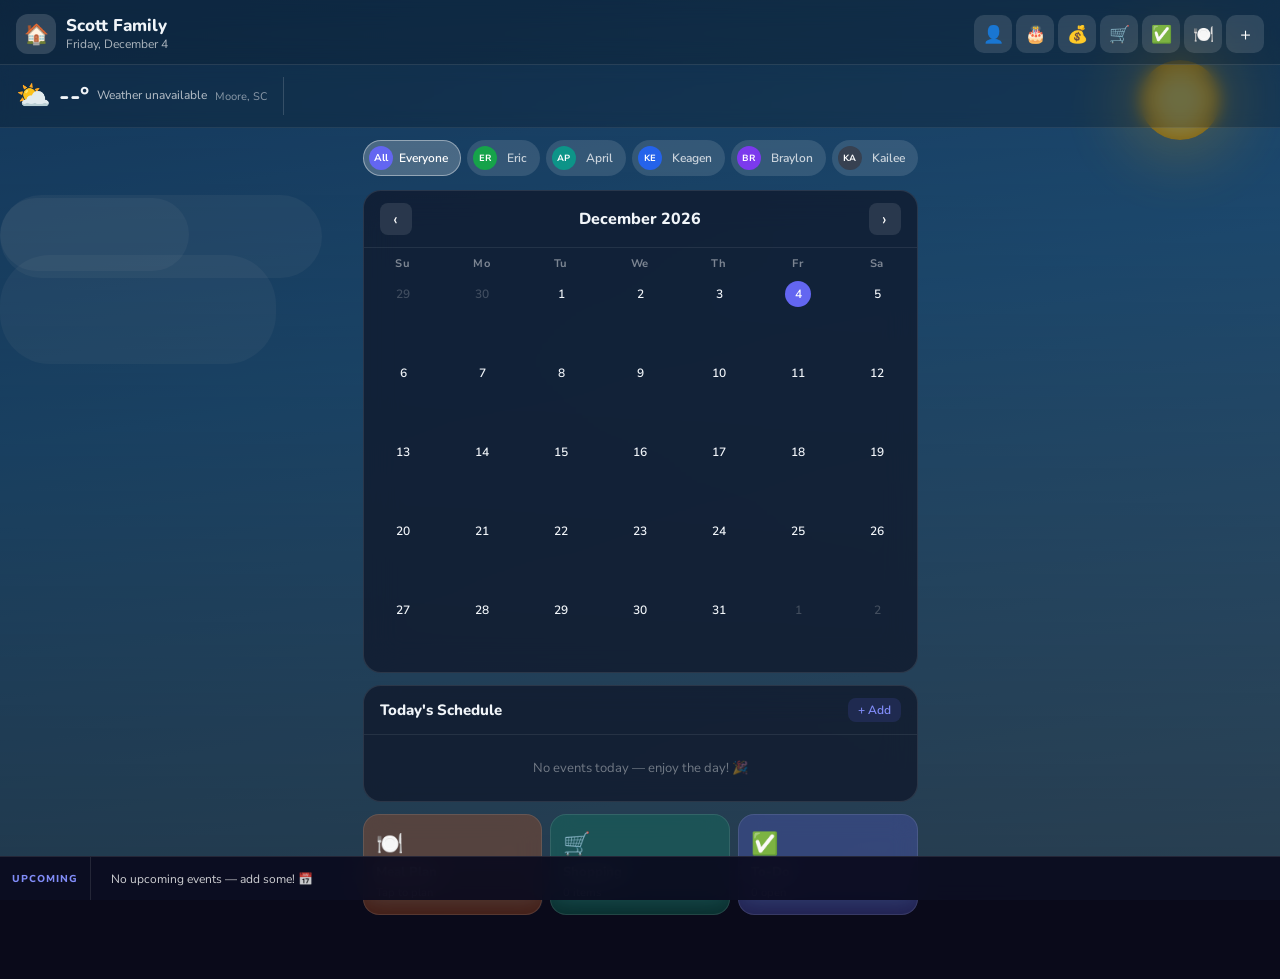
<file: famcal/index.html>
<!DOCTYPE html>
<html lang="en">
<head>
<meta charset="UTF-8">
<meta name="viewport" content="width=device-width, initial-scale=1.0, maximum-scale=1.0">
<meta name="apple-mobile-web-app-capable" content="yes">
<meta name="apple-mobile-web-app-status-bar-style" content="black-translucent">
<meta name="theme-color" content="#1a1a2e">
<title>FamCal – Scott Family</title>
<link rel="preconnect" href="https://fonts.googleapis.com">
<link href="https://fonts.googleapis.com/css2?family=Nunito:wght@400;500;600;700;800&family=Nunito+Sans:wght@300;400;600&display=swap" rel="stylesheet">
<link rel="stylesheet" href="css/main.css">
<link rel="stylesheet" href="css/weather.css">
<link rel="manifest" href="manifest.json">
<link rel="apple-touch-icon" href="data:image/svg+xml,%3Csvg xmlns='http://www.w3.org/2000/svg' viewBox='0 0 192 192'%3E%3Crect width='192' height='192' rx='36' fill='%236366f1'/%3E%3Ctext x='96' y='130' font-size='100' text-anchor='middle'%3E%F0%9F%8F%A0%3C/text%3E%3C/svg%3E">
</head>
<body class="weather-sunny">

<!-- Animated weather background -->
<div id="weather-bg" class="weather-bg">
  <div class="weather-layer" id="weather-layer"></div>
  <div class="weather-overlay"></div>
</div>

<!-- Top nav -->
<header class="app-header">
  <div class="header-left">
    <div class="family-badge">🏠</div>
    <div>
      <div class="family-name">Scott Family</div>
      <div class="header-date" id="header-date"></div>
    </div>
  </div>
  <div class="header-right">
    <a href="pages/profiles.html" class="nav-icon-btn" title="Profiles">👤</a>
    <a href="pages/birthdays.html" class="nav-icon-btn" title="Birthdays">🎂</a>
    <a href="pages/budget.html" class="nav-icon-btn" title="Budget">💰</a>
    <a href="pages/shopping.html" class="nav-icon-btn" title="Shopping">🛒</a>
    <a href="pages/todos.html" class="nav-icon-btn" title="To-do">✅</a>
    <a href="pages/meals.html" class="nav-icon-btn" title="Meals">🍽️</a>
    <button class="nav-icon-btn" onclick="openAddEvent()" title="Add event">＋</button>
  </div>
</header>

<!-- Weather strip -->
<div class="weather-strip" id="weather-strip">
  <div class="weather-current" id="weather-current">
    <div class="w-icon" id="w-icon">⛅</div>
    <div class="w-temp" id="w-temp">--°</div>
    <div class="w-desc" id="w-desc">Loading...</div>
    <div class="w-loc">Moore, SC</div>
  </div>
  <div class="forecast-row" id="forecast-row">
    <!-- filled by JS -->
  </div>
</div>

<!-- Main content -->
<main class="main-content">
  <!-- Family member filter -->
  <div class="member-filter" id="member-filter">
    <button class="member-btn active" data-member="all" onclick="filterMember(this,'all')">
      <span class="mbtn-avatar" style="background:#6366f1">All</span>
    </button>
    <!-- Filled by JS from FAMILY_MEMBERS -->
  </div>

  <!-- Calendar -->
  <div class="calendar-card">
    <div class="cal-header">
      <button class="cal-nav" onclick="changeMonth(-1)">‹</button>
      <div class="cal-title" id="cal-title">April 2026</div>
      <button class="cal-nav" onclick="changeMonth(1)">›</button>
    </div>
    <div class="cal-grid">
      <div class="cal-day-header">Su</div>
      <div class="cal-day-header">Mo</div>
      <div class="cal-day-header">Tu</div>
      <div class="cal-day-header">We</div>
      <div class="cal-day-header">Th</div>
      <div class="cal-day-header">Fr</div>
      <div class="cal-day-header">Sa</div>
      <div id="cal-days" style="display:contents;"></div>
    </div>
  </div>

  <!-- Today's agenda -->
  <div class="agenda-card" id="agenda-card">
    <div class="agenda-header">
      <span class="agenda-title">Today's Schedule</span>
      <button class="agenda-add" onclick="openAddEvent()">+ Add</button>
    </div>
    <div id="agenda-list">
      <div class="no-events">No events today — enjoy the day! 🎉</div>
    </div>
  </div>

  <!-- Quick links row -->
  <div class="quick-links">
    <a href="pages/meals.html" class="quick-card meals">
      <div class="qc-icon">🍽️</div>
      <div class="qc-label">Meal Plan</div>
      <div class="qc-sub" id="tonight-meal">Tonight: –</div>
    </a>
    <a href="pages/shopping.html" class="quick-card shopping">
      <div class="qc-icon">🛒</div>
      <div class="qc-label">Shopping</div>
      <div class="qc-sub" id="shopping-count">0 items</div>
    </a>
    <a href="pages/todos.html" class="quick-card todos">
      <div class="qc-icon">✅</div>
      <div class="qc-label">To-Do</div>
      <div class="qc-sub" id="todo-count">0 open</div>
    </a>
  </div>
</main>

<!-- Scrolling ticker bottom bar -->
<div class="ticker-bar">
  <div class="ticker-label">UPCOMING</div>
  <div class="ticker-track">
    <div class="ticker-inner" id="ticker-inner">
      <!-- filled by JS -->
    </div>
  </div>
</div>

<!-- Add Event Modal -->
<div class="modal-overlay" id="modal-overlay" onclick="closeModal()"></div>
<div class="modal" id="add-modal">
  <div class="modal-header">
    <div class="modal-title">New Event</div>
    <button class="modal-close" onclick="closeModal()">✕</button>
  </div>
  <div class="modal-body">
    <input type="text" id="ev-title" placeholder="What's happening?" class="form-input">
    <div class="form-row">
      <input type="date" id="ev-date" class="form-input">
      <input type="time" id="ev-time" class="form-input">
    </div>
    <select id="ev-member" class="form-input">
      <option value="family">Whole Family</option>
    </select>
    <input type="text" id="ev-note" placeholder="Notes (optional)" class="form-input">
  </div>
  <div class="modal-footer">
    <button class="btn-cancel" onclick="closeModal()">Cancel</button>
    <button class="btn-save" onclick="saveEvent()">Save Event</button>
  </div>
</div>

<!-- Day detail modal -->
<div class="modal" id="day-modal" style="max-height:80vh;overflow-y:auto;">
  <div class="modal-header">
    <div class="modal-title" id="day-modal-title">Events</div>
    <button class="modal-close" onclick="closeDayModal()">✕</button>
  </div>
  <div class="modal-body" id="day-modal-body"></div>
  <div class="modal-footer">
    <button class="btn-save" onclick="closeDayModal();openAddEvent();">+ Add Event</button>
  </div>
</div>

<script src="js/data.js"></script>
<script src="js/weather.js"></script>
<script src="js/calendar.js"></script>
<script>
// Apply saved color overrides before init
(function(){
  var co = JSON.parse(localStorage.getItem('fc_color_overrides') || '{}');
  FAMILY_MEMBERS.forEach(function(m){ if(co[m.id]) m.color = co[m.id]; });
})();
</script>
<script src="js/app.js"></script>
</body>
</html>
</file>
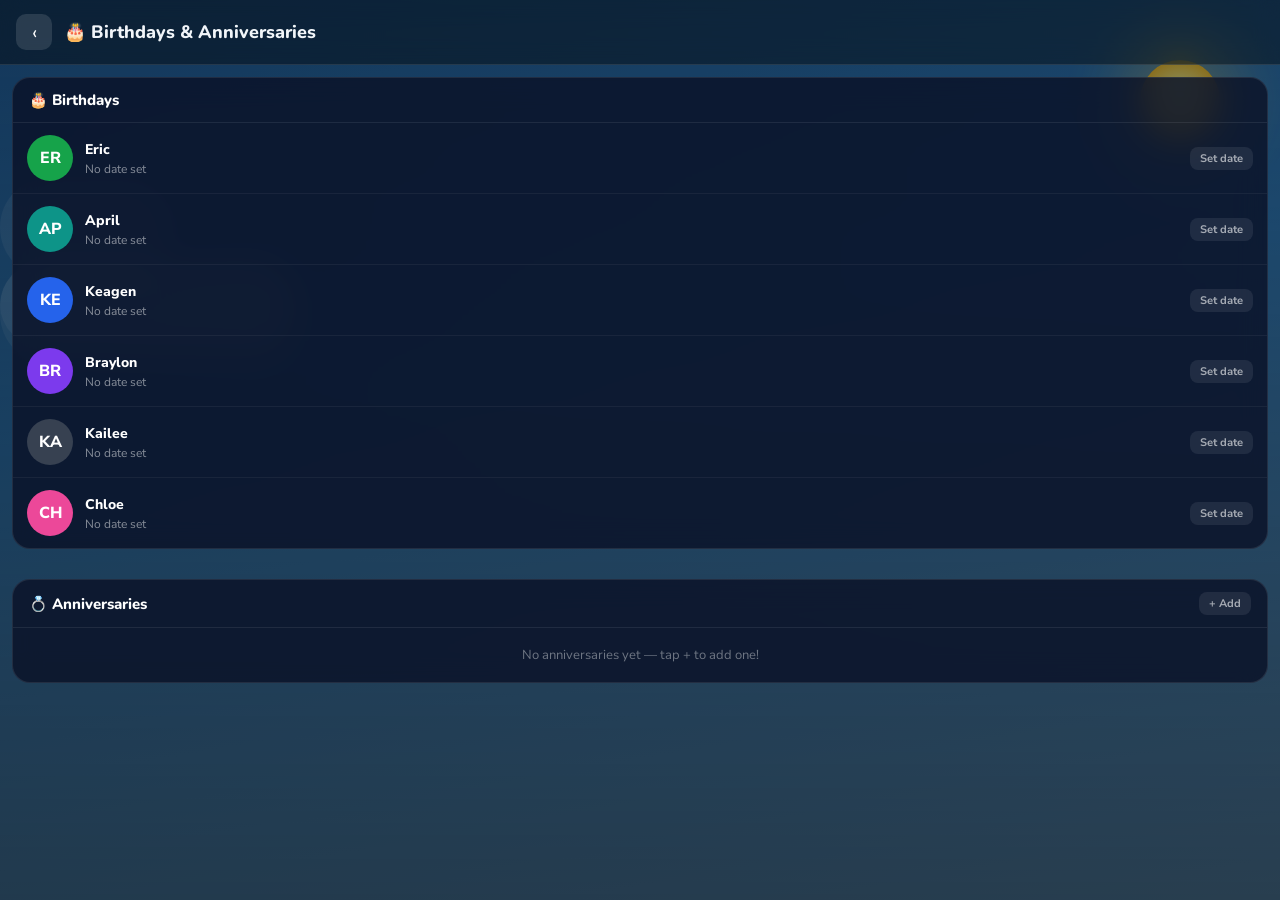
<file: birthdays.html>
<!DOCTYPE html>
<html lang="en">
<head>
<meta charset="UTF-8">
<meta name="viewport" content="width=device-width, initial-scale=1.0, maximum-scale=1.0">
<meta name="apple-mobile-web-app-capable" content="yes">
<title>Birthdays – FamCal</title>
<link rel="preconnect" href="https://fonts.googleapis.com">
<link href="https://fonts.googleapis.com/css2?family=Nunito:wght@400;600;700;800&family=Nunito+Sans:wght@300;400;600&display=swap" rel="stylesheet">
<link rel="stylesheet" href="../css/main.css">
<link rel="stylesheet" href="../css/weather.css">
<style>
.bday-card{background:rgba(10,18,40,0.82);backdrop-filter:blur(14px);border-radius:18px;border:1px solid rgba(255,255,255,0.09);overflow:hidden;margin-bottom:10px}
.bday-header{display:flex;align-items:center;justify-content:space-between;padding:12px 16px;border-bottom:1px solid rgba(255,255,255,0.08)}
.bday-header-title{font-family:'Nunito',sans-serif;font-weight:800;font-size:15px;color:#fff}
.bday-row{display:flex;align-items:center;gap:12px;padding:12px 14px;border-bottom:1px solid rgba(255,255,255,0.05);cursor:pointer;transition:background .12s}
.bday-row:last-child{border-bottom:none}
.bday-row:hover{background:rgba(255,255,255,0.04)}
.bday-row.today-bday{background:rgba(99,102,241,0.13);border-left:3px solid #6366f1}
.bday-av{width:46px;height:46px;border-radius:50%;display:flex;align-items:center;justify-content:center;font-size:16px;font-weight:800;color:white;flex-shrink:0;overflow:hidden;position:relative}
.bday-av img{width:100%;height:100%;object-fit:cover;border-radius:50%}
.bday-info{flex:1;min-width:0}
.bday-name{font-weight:800;font-size:14px;color:#fff}
.bday-date{font-size:12px;color:rgba(255,255,255,0.5);margin-top:2px}
.bday-right{text-align:right;flex-shrink:0}
.bday-countdown{font-family:'Nunito',sans-serif;font-weight:800;font-size:18px;color:#fff}
.bday-countdown.soon{color:#f97316}
.bday-countdown.today{color:#6366f1;font-size:22px}
.bday-countdown-label{font-size:10px;color:rgba(255,255,255,0.4);margin-top:1px}
.age-badge{display:inline-block;padding:2px 8px;border-radius:10px;font-size:10px;font-weight:800;background:rgba(255,255,255,0.1);color:rgba(255,255,255,0.6);margin-top:3px}
.edit-section{padding:14px}
.form-group{margin-bottom:10px}
.form-label{font-size:11px;font-weight:700;color:rgba(255,255,255,0.45);margin-bottom:5px;letter-spacing:.04em;text-transform:uppercase}
.confetti-canvas{position:fixed;top:0;left:0;width:100%;height:100%;pointer-events:none;z-index:999}
.anniv-section{margin-top:10px}
.next-up-card{background:rgba(99,102,241,0.15);border:1px solid rgba(99,102,241,0.3);border-radius:14px;padding:14px 16px;margin-bottom:10px;display:flex;align-items:center;gap:12px}
.next-up-icon{font-size:28px;flex-shrink:0}
.next-up-info{}
.next-up-label{font-size:11px;font-weight:700;color:#a5b4fc;letter-spacing:.05em;text-transform:uppercase}
.next-up-name{font-family:'Nunito',sans-serif;font-weight:800;font-size:16px;color:#fff;margin-top:2px}
.next-up-sub{font-size:12px;color:rgba(255,255,255,0.5);margin-top:2px}
.anniv-row{display:flex;align-items:center;gap:12px;padding:10px 14px;border-bottom:1px solid rgba(255,255,255,0.05)}
.anniv-row:last-child{border-bottom:none}
.anniv-icon{font-size:22px;flex-shrink:0}
.anniv-info{flex:1}
.anniv-name{font-size:13px;font-weight:700;color:#fff}
.anniv-date{font-size:11px;color:rgba(255,255,255,0.45);margin-top:1px}
.anniv-days{font-family:'Nunito',sans-serif;font-weight:800;font-size:15px;color:#fff;text-align:right;flex-shrink:0}
.anniv-days-label{font-size:9px;color:rgba(255,255,255,0.4);text-align:right}
.edit-bday-btn{font-size:11px;font-weight:700;padding:4px 10px;border-radius:8px;background:rgba(255,255,255,0.08);color:rgba(255,255,255,0.6);border:none;cursor:pointer;transition:background .15s}
.edit-bday-btn:hover{background:rgba(255,255,255,0.15)}
</style>
</head>
<body class="weather-partly-cloudy">
<canvas class="confetti-canvas" id="confetti-canvas"></canvas>
<div id="weather-bg" class="weather-bg"><div class="weather-layer" id="weather-layer"></div><div class="weather-overlay"></div></div>

<header class="page-header">
  <a href="../index.html" class="back-btn">‹</a>
  <div class="page-title">🎂 Birthdays & Anniversaries</div>
</header>

<div class="list-section" id="main-section"></div>

<div class="modal-overlay" id="modal-overlay" onclick="closeModal()"></div>
<div class="modal" id="edit-modal">
  <div class="modal-header">
    <div class="modal-title" id="modal-title-text">Edit Birthday</div>
    <button class="modal-close" onclick="closeModal()">✕</button>
  </div>
  <div class="modal-body" id="modal-body-content"></div>
  <div class="modal-footer">
    <button class="btn-cancel" onclick="closeModal()">Cancel</button>
    <button class="btn-save" id="modal-save-btn">Save</button>
  </div>
</div>

<script src="../js/data.js"></script>
<script src="../js/weather.js"></script>
<script>
setWeatherBg('partly-cloudy', true);

// Birthdays stored as { memberId: "MM-DD-YYYY" }
// Anniversaries stored as array of { id, label, date "MM-DD-YYYY" }

function getBirthdays() {
  try { return JSON.parse(localStorage.getItem('fc_birthdays') || '{}'); } catch { return {}; }
}
function saveBirthdays(b) { localStorage.setItem('fc_birthdays', JSON.stringify(b)); }
function getAnniversaries() {
  try { return JSON.parse(localStorage.getItem('fc_anniversaries') || '[]'); } catch { return []; }
}
function saveAnniversaries(a) { localStorage.setItem('fc_anniversaries', JSON.stringify(a)); }

function daysUntil(monthDay) {
  // monthDay = "MM-DD"
  const [m, d] = monthDay.split('-').map(Number);
  const now = new Date();
  const next = new Date(now.getFullYear(), m - 1, d);
  if (next < now) next.setFullYear(now.getFullYear() + 1);
  const diff = Math.ceil((next - now) / 86400000);
  return diff;
}

function getAge(fullDate) {
  if (!fullDate) return null;
  const [m, d, y] = fullDate.split('-').map(Number);
  if (!y) return null;
  const now = new Date();
  let age = now.getFullYear() - y;
  const hasBirthdayPassed = (now.getMonth() + 1 > m) || (now.getMonth() + 1 === m && now.getDate() >= d);
  if (!hasBirthdayPassed) age--;
  return age;
}

function isToday(monthDay) {
  const now = new Date();
  const [m, d] = monthDay.split('-').map(Number);
  return now.getMonth() + 1 === m && now.getDate() === d;
}

function formatMonthDay(monthDay) {
  if (!monthDay) return '—';
  const [m, d] = monthDay.split('-').map(Number);
  const months = ['Jan','Feb','Mar','Apr','May','Jun','Jul','Aug','Sep','Oct','Nov','Dec'];
  return months[m-1] + ' ' + d;
}

function render() {
  const birthdays = getBirthdays();
  const anniversaries = getAnniversaries();
  const section = document.getElementById('main-section');
  section.innerHTML = '';

  // ---- UPCOMING banner ----
  const allEvents = [];
  FAMILY_MEMBERS.filter(m => m.id !== 'family').forEach(m => {
    const bd = birthdays[m.id];
    if (bd) {
      const md = bd.substring(0,5); // MM-DD
      allEvents.push({ name: m.name + "'s Birthday", days: daysUntil(md), icon: '🎂' });
    }
  });
  anniversaries.forEach(a => {
    const md = a.date.substring(0,5);
    allEvents.push({ name: a.label, days: daysUntil(md), icon: '💍' });
  });
  allEvents.sort((a,b) => a.days - b.days);

  if (allEvents.length > 0) {
    const next = allEvents[0];
    const card = document.createElement('div');
    card.className = 'next-up-card';
    card.innerHTML = `
      <div class="next-up-icon">${next.icon}</div>
      <div class="next-up-info">
        <div class="next-up-label">Coming up next</div>
        <div class="next-up-name">${next.name}</div>
        <div class="next-up-sub">${next.days === 0 ? '🎉 Today!' : next.days === 1 ? 'Tomorrow!' : 'In ' + next.days + ' days'}</div>
      </div>`;
    section.appendChild(card);
  }

  // ---- BIRTHDAYS ----
  const bdCard = document.createElement('div');
  bdCard.className = 'bday-card';
  bdCard.innerHTML = `<div class="bday-header"><div class="bday-header-title">🎂 Birthdays</div></div>`;

  FAMILY_MEMBERS.filter(m => m.id !== 'family').forEach(m => {
    const bd = birthdays[m.id];
    const md = bd ? bd.substring(0,5) : null;
    const today = md && isToday(md);
    const days = md ? daysUntil(md) : null;
    const age = bd ? getAge(bd) : null;
    const photo = AvatarStore.getPhoto(m.id);

    const row = document.createElement('div');
    row.className = 'bday-row' + (today ? ' today-bday' : '');

    const av = document.createElement('div');
    av.className = 'bday-av';
    av.style.background = m.color;
    if (photo) { const img = document.createElement('img'); img.src = photo; av.appendChild(img); }
    else { av.textContent = m.initials; }

    let countdownHtml = '';
    if (today) {
      countdownHtml = `<div class="bday-countdown today">🎉</div><div class="bday-countdown-label">Today!</div>`;
    } else if (days !== null) {
      countdownHtml = `<div class="bday-countdown ${days <= 7 ? 'soon' : ''}">${days}</div><div class="bday-countdown-label">days away</div>`;
    } else {
      countdownHtml = `<button class="edit-bday-btn" onclick="openEditBirthday('${m.id}')">Set date</button>`;
    }

    row.innerHTML = ``;
    row.appendChild(av);
    row.innerHTML += `
      <div class="bday-info">
        <div class="bday-name">${m.name}</div>
        <div class="bday-date">${md ? formatMonthDay(md) : 'No date set'}${age !== null ? ` · Turning ${age + (today ? 0 : 1)}` : ''}</div>
        ${age !== null ? `<span class="age-badge">Age ${age}</span>` : ''}
      </div>
      <div class="bday-right">${countdownHtml}</div>`;
    row.onclick = () => openEditBirthday(m.id);
    bdCard.appendChild(row);

    if (today) launchConfetti(m.color);
  });

  section.appendChild(bdCard);

  // ---- ANNIVERSARIES ----
  const anCard = document.createElement('div');
  anCard.className = 'bday-card anniv-section';
  anCard.innerHTML = `<div class="bday-header">
    <div class="bday-header-title">💍 Anniversaries</div>
    <button class="edit-bday-btn" onclick="openAddAnniversary()">+ Add</button>
  </div>`;

  if (anniversaries.length === 0) {
    anCard.innerHTML += `<div class="no-events" style="padding:18px">No anniversaries yet — tap + to add one!</div>`;
  } else {
    anniversaries.forEach(a => {
      const md = a.date.substring(0,5);
      const today = isToday(md);
      const days = daysUntil(md);
      const years = getAge(a.date);
      const row = document.createElement('div');
      row.className = 'anniv-row';
      row.innerHTML = `
        <div class="anniv-icon">💍</div>
        <div class="anniv-info">
          <div class="anniv-name">${a.label}</div>
          <div class="anniv-date">${formatMonthDay(md)}${years !== null ? ' · Year ' + (years + 1) : ''}</div>
        </div>
        <div>
          <div class="anniv-days ${today ? 'today' : ''}">${today ? '🎉' : days}</div>
          <div class="anniv-days-label">${today ? 'Today!' : 'days away'}</div>
        </div>
        <button onclick="event.stopPropagation();deleteAnniversary('${a.id}')" style="font-size:14px;color:rgba(255,255,255,0.2);background:none;border:none;cursor:pointer;padding:4px 8px;margin-left:4px">✕</button>`;
      anCard.appendChild(row);
    });
  }
  section.appendChild(anCard);
}

function openEditBirthday(memberId) {
  const m = getMember(memberId);
  const birthdays = getBirthdays();
  const current = birthdays[memberId] || '';
  // Convert stored MM-DD-YYYY to input date YYYY-MM-DD
  let inputVal = '';
  if (current) {
    const [mo, d, y] = current.split('-');
    if (y) inputVal = `${y}-${mo}-${d}`;
  }
  document.getElementById('modal-title-text').textContent = `🎂 ${m.name}'s Birthday`;
  document.getElementById('modal-body-content').innerHTML = `
    <div style="font-size:12px;color:rgba(255,255,255,0.45);margin-bottom:8px">Enter their birthday to track age and countdown:</div>
    <input type="date" id="bday-input" class="form-input" value="${inputVal}">
    ${current ? `<button onclick="clearBirthday('${memberId}')" style="margin-top:8px;font-size:12px;color:#f43f5e;background:rgba(244,63,94,0.12);border:none;border-radius:9px;padding:6px 14px;cursor:pointer;font-weight:700;width:100%">Clear birthday</button>` : ''}`;
  document.getElementById('modal-save-btn').onclick = () => saveBirthdayDate(memberId);
  document.getElementById('edit-modal').classList.add('open');
  document.getElementById('modal-overlay').classList.add('open');
}

function saveBirthdayDate(memberId) {
  const val = document.getElementById('bday-input').value;
  if (!val) return;
  const [y, m, d] = val.split('-');
  const birthdays = getBirthdays();
  birthdays[memberId] = `${m}-${d}-${y}`;
  saveBirthdays(birthdays);
  closeModal();
  render();
}

function clearBirthday(memberId) {
  const birthdays = getBirthdays();
  delete birthdays[memberId];
  saveBirthdays(birthdays);
  closeModal();
  render();
}

function openAddAnniversary() {
  document.getElementById('modal-title-text').textContent = '💍 Add Anniversary';
  document.getElementById('modal-body-content').innerHTML = `
    <input type="text" id="anniv-label" class="form-input" placeholder="e.g. Eric & April's Wedding">
    <input type="date" id="anniv-date" class="form-input" style="margin-top:8px">`;
  document.getElementById('modal-save-btn').onclick = saveAnniversary;
  document.getElementById('edit-modal').classList.add('open');
  document.getElementById('modal-overlay').classList.add('open');
  setTimeout(() => document.getElementById('anniv-label').focus(), 60);
}

function saveAnniversary() {
  const label = document.getElementById('anniv-label').value.trim();
  const val = document.getElementById('anniv-date').value;
  if (!label || !val) return;
  const [y, m, d] = val.split('-');
  const anniversaries = getAnniversaries();
  anniversaries.push({ id: Date.now().toString(), label, date: `${m}-${d}-${y}` });
  saveAnniversaries(anniversaries);
  closeModal();
  render();
}

function deleteAnniversary(id) {
  saveAnniversaries(getAnniversaries().filter(a => a.id !== id));
  render();
}

function closeModal() {
  document.getElementById('edit-modal').classList.remove('open');
  document.getElementById('modal-overlay').classList.remove('open');
}

// ---- CONFETTI ----
function launchConfetti(color) {
  const canvas = document.getElementById('confetti-canvas');
  const ctx = canvas.getContext('2d');
  canvas.width = window.innerWidth;
  canvas.height = window.innerHeight;
  const pieces = Array.from({length: 120}, () => ({
    x: Math.random() * canvas.width,
    y: -10 - Math.random() * 100,
    r: 4 + Math.random() * 6,
    d: 1.5 + Math.random() * 2,
    color: [color, '#f97316', '#6366f1', '#0d9488', '#f43f5e', '#facc15'][Math.floor(Math.random()*6)],
    tilt: Math.random() * 10 - 5,
    tiltAngle: 0,
    tiltSpeed: 0.1 + Math.random() * 0.1,
  }));
  let frame = 0;
  function draw() {
    ctx.clearRect(0, 0, canvas.width, canvas.height);
    pieces.forEach(p => {
      ctx.beginPath();
      ctx.ellipse(p.x, p.y, p.r, p.r * 0.4, p.tilt, 0, Math.PI * 2);
      ctx.fillStyle = p.color;
      ctx.fill();
      p.y += p.d;
      p.x += Math.sin(frame * 0.02 + p.tilt) * 0.8;
      p.tilt += p.tiltSpeed;
    });
    frame++;
    if (frame < 240) requestAnimationFrame(draw);
    else ctx.clearRect(0, 0, canvas.width, canvas.height);
  }
  draw();
}

document.addEventListener('keydown', e => { if (e.key === 'Escape') closeModal(); });
render();
</script>
</body>
</html>
</file>
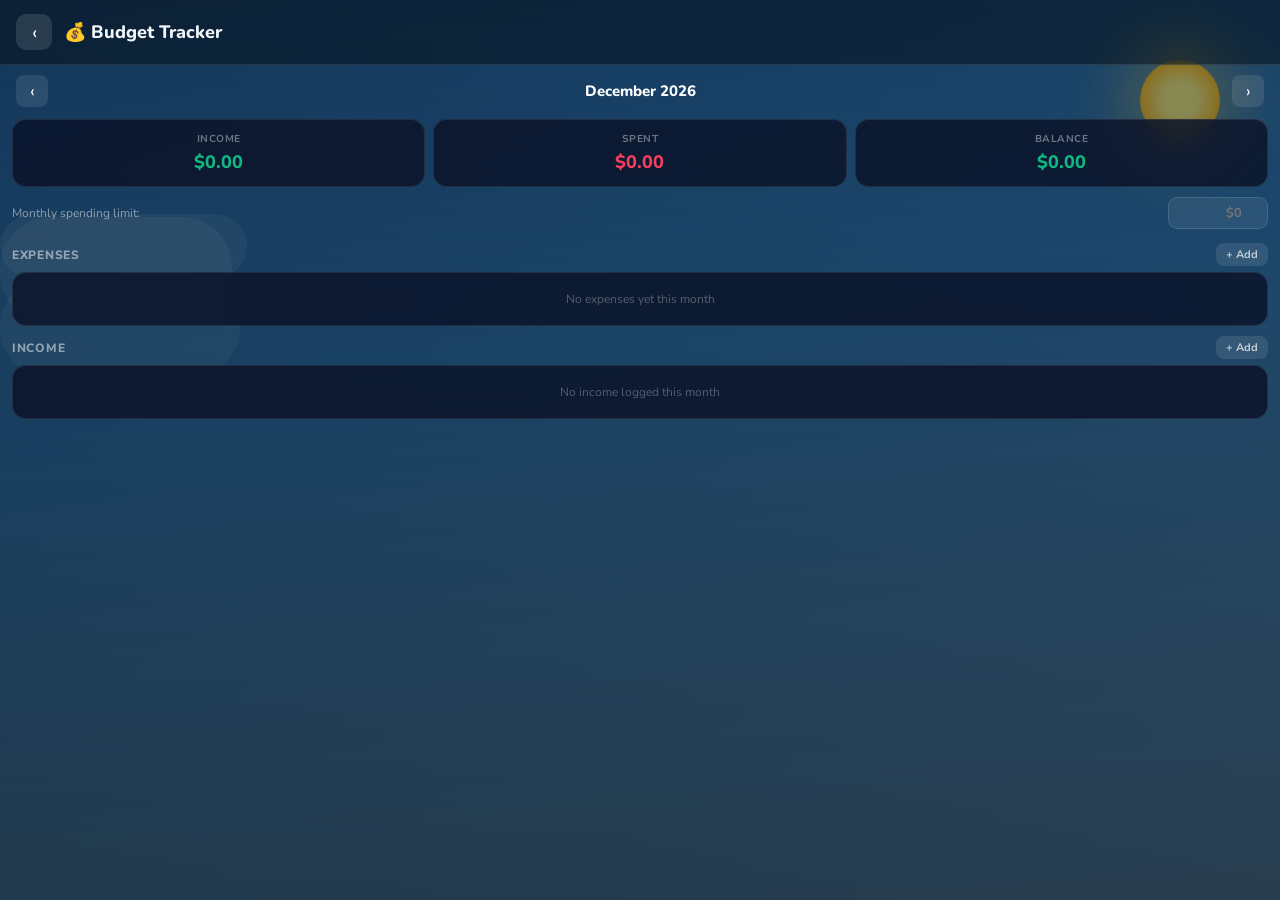
<file: budget.html>
<!DOCTYPE html>
<html lang="en">
<head>
<meta charset="UTF-8">
<meta name="viewport" content="width=device-width, initial-scale=1.0, maximum-scale=1.0">
<meta name="apple-mobile-web-app-capable" content="yes">
<title>Budget – FamCal</title>
<link rel="preconnect" href="https://fonts.googleapis.com">
<link href="https://fonts.googleapis.com/css2?family=Nunito:wght@400;600;700;800&family=Nunito+Sans:wght@300;400;600&display=swap" rel="stylesheet">
<link rel="stylesheet" href="../css/main.css">
<link rel="stylesheet" href="../css/weather.css">
<style>
.budget-summary{display:grid;grid-template-columns:repeat(3,1fr);gap:8px;padding:12px 12px 0}
.summary-tile{background:rgba(10,18,40,0.82);backdrop-filter:blur(14px);border-radius:14px;border:1px solid rgba(255,255,255,0.09);padding:12px 10px;text-align:center}
.tile-label{font-size:10px;font-weight:700;color:rgba(255,255,255,0.4);letter-spacing:.05em;text-transform:uppercase;margin-bottom:4px}
.tile-value{font-family:'Nunito',sans-serif;font-weight:800;font-size:18px;color:#fff}
.tile-value.income{color:#10b981}
.tile-value.expense{color:#f43f5e}
.tile-value.balance.pos{color:#10b981}
.tile-value.balance.neg{color:#f43f5e}
.month-nav-row{display:flex;align-items:center;justify-content:space-between;padding:10px 16px 0}
.month-nav-title{font-family:'Nunito',sans-serif;font-weight:800;font-size:15px;color:#fff}
.budget-section{padding:10px 12px 0}
.section-hdr{display:flex;align-items:center;justify-content:space-between;margin-bottom:6px}
.section-title{font-size:12px;font-weight:800;color:rgba(255,255,255,0.5);letter-spacing:.06em;text-transform:uppercase}
.add-tx-btn{font-size:11px;font-weight:700;padding:4px 10px;border-radius:8px;background:rgba(255,255,255,0.1);color:rgba(255,255,255,0.7);border:none;cursor:pointer;transition:background .15s}
.add-tx-btn:hover{background:rgba(255,255,255,0.18)}
.tx-list{background:rgba(10,18,40,0.82);backdrop-filter:blur(14px);border-radius:14px;border:1px solid rgba(255,255,255,0.09);overflow:hidden}
.tx-row{display:flex;align-items:center;gap:10px;padding:10px 12px;border-bottom:1px solid rgba(255,255,255,0.05);transition:background .12s}
.tx-row:last-child{border-bottom:none}
.tx-row:hover{background:rgba(255,255,255,0.04)}
.tx-cat-icon{width:34px;height:34px;border-radius:10px;display:flex;align-items:center;justify-content:center;font-size:16px;flex-shrink:0}
.tx-info{flex:1;min-width:0}
.tx-desc{font-size:13px;font-weight:700;color:#fff;white-space:nowrap;overflow:hidden;text-overflow:ellipsis}
.tx-meta{font-size:10px;color:rgba(255,255,255,0.4);margin-top:1px}
.tx-amount{font-family:'Nunito',sans-serif;font-weight:800;font-size:15px;flex-shrink:0}
.tx-amount.inc{color:#10b981}
.tx-amount.exp{color:#f43f5e}
.tx-del{font-size:14px;color:rgba(255,255,255,0.18);background:none;border:none;cursor:pointer;padding:4px 6px;transition:color .15s}
.tx-del:hover{color:#f43f5e}
.bar-chart{padding:12px 12px 0}
.bar-chart-title{font-size:12px;font-weight:800;color:rgba(255,255,255,0.5);letter-spacing:.06em;text-transform:uppercase;margin-bottom:8px}
.bar-chart-area{background:rgba(10,18,40,0.82);backdrop-filter:blur(14px);border-radius:14px;border:1px solid rgba(255,255,255,0.09);padding:12px}
.bar-row{display:flex;align-items:center;gap:8px;margin-bottom:8px}
.bar-row:last-child{margin-bottom:0}
.bar-cat{font-size:11px;color:rgba(255,255,255,0.6);min-width:72px;font-weight:600}
.bar-track{flex:1;height:8px;background:rgba(255,255,255,0.08);border-radius:4px;overflow:hidden}
.bar-fill{height:100%;border-radius:4px;transition:width .6s cubic-bezier(.34,1.56,.64,1)}
.bar-amount{font-size:11px;font-weight:700;color:rgba(255,255,255,0.7);min-width:52px;text-align:right}
.empty-tx{text-align:center;color:rgba(255,255,255,0.3);font-size:12px;padding:18px}
.cat-select{width:100%;background:rgba(255,255,255,0.07);border:1px solid rgba(255,255,255,0.12);border-radius:10px;padding:9px 12px;color:white;font-family:inherit;font-size:13px;outline:none}
.type-toggle{display:flex;gap:6px;margin-bottom:2px}
.type-btn{flex:1;padding:8px;border-radius:10px;border:1.5px solid rgba(255,255,255,0.15);background:transparent;color:rgba(255,255,255,0.5);font-size:13px;font-weight:700;cursor:pointer;font-family:inherit;transition:all .15s}
.type-btn.on.inc{background:rgba(16,185,129,0.18);border-color:#10b981;color:#10b981}
.type-btn.on.exp{background:rgba(244,63,94,0.18);border-color:#f43f5e;color:#f43f5e}
.budget-limit-row{display:flex;align-items:center;gap:8px;padding:10px 12px 4px}
.budget-limit-label{font-size:12px;color:rgba(255,255,255,0.5);flex:1}
.limit-input{background:rgba(255,255,255,0.07);border:1px solid rgba(255,255,255,0.12);border-radius:9px;padding:6px 10px;color:white;font-family:'Nunito',sans-serif;font-weight:700;font-size:13px;width:100px;outline:none;text-align:right}
.progress-bar-wrap{padding:0 12px 10px}
.progress-track{height:10px;background:rgba(255,255,255,0.08);border-radius:5px;overflow:hidden;margin-top:4px}
.progress-fill{height:100%;border-radius:5px;transition:width .6s}
.progress-label{display:flex;justify-content:space-between;font-size:10px;color:rgba(255,255,255,0.4);margin-top:3px}
</style>
</head>
<body class="weather-partly-cloudy">
<div id="weather-bg" class="weather-bg"><div class="weather-layer" id="weather-layer"></div><div class="weather-overlay"></div></div>

<header class="page-header">
  <a href="../index.html" class="back-btn">‹</a>
  <div class="page-title">💰 Budget Tracker</div>
</header>

<div style="position:relative;z-index:10;overflow-y:auto;padding-bottom:20px" id="main-area"></div>

<div class="modal-overlay" id="modal-overlay" onclick="closeModal()"></div>
<div class="modal" id="add-modal">
  <div class="modal-header">
    <div class="modal-title" id="modal-title-text">Add Transaction</div>
    <button class="modal-close" onclick="closeModal()">✕</button>
  </div>
  <div class="modal-body" id="modal-body-content"></div>
  <div class="modal-footer">
    <button class="btn-cancel" onclick="closeModal()">Cancel</button>
    <button class="btn-save" id="modal-save-btn">Save</button>
  </div>
</div>

<script src="../js/data.js"></script>
<script src="../js/weather.js"></script>
<script>
setWeatherBg('partly-cloudy', true);

const EXPENSE_CATS = [
  {id:'groceries', label:'Groceries', icon:'🛒', color:'#10b981'},
  {id:'dining',    label:'Dining',    icon:'🍕', color:'#f97316'},
  {id:'gas',       label:'Gas',       icon:'⛽', color:'#eab308'},
  {id:'utilities', label:'Utilities', icon:'💡', color:'#3b82f6'},
  {id:'health',    label:'Health',    icon:'💊', color:'#ec4899'},
  {id:'kids',      label:'Kids',      icon:'🎒', color:'#8b5cf6'},
  {id:'clothing',  label:'Clothing',  icon:'👕', color:'#06b6d4'},
  {id:'fun',       label:'Fun',       icon:'🎉', color:'#a855f7'},
  {id:'home',      label:'Home',      icon:'🏠', color:'#64748b'},
  {id:'other',     label:'Other',     icon:'📦', color:'#6b7280'},
];
const INCOME_CATS = [
  {id:'salary',    label:'Salary',    icon:'💼', color:'#10b981'},
  {id:'freelance', label:'Freelance', icon:'💻', color:'#3b82f6'},
  {id:'other_inc', label:'Other',     icon:'💵', color:'#6b7280'},
];
const MONTHS = ['January','February','March','April','May','June','July','August','September','October','November','December'];

let viewMonth = new Date().getMonth();
let viewYear = new Date().getFullYear();

function getTx() { try { return JSON.parse(localStorage.getItem('fc_budget_tx') || '[]'); } catch { return []; } }
function saveTx(t) { localStorage.setItem('fc_budget_tx', JSON.stringify(t)); }
function getLimit() { return parseFloat(localStorage.getItem('fc_budget_limit') || '0'); }
function saveLimit(v) { localStorage.setItem('fc_budget_limit', v); }

function monthTx() {
  return getTx().filter(t => {
    const d = new Date(t.date + 'T12:00:00');
    return d.getMonth() === viewMonth && d.getFullYear() === viewYear;
  });
}

function fmt(n) { return '$' + Math.abs(n).toLocaleString('en-US', {minimumFractionDigits:2, maximumFractionDigits:2}); }

function getCat(id, type) {
  const list = type === 'income' ? INCOME_CATS : EXPENSE_CATS;
  return list.find(c => c.id === id) || {label:'Other', icon:'📦', color:'#6b7280'};
}

function render() {
  const txs = monthTx();
  const income = txs.filter(t => t.type === 'income').reduce((s,t) => s + t.amount, 0);
  const expenses = txs.filter(t => t.type === 'expense').reduce((s,t) => s + t.amount, 0);
  const balance = income - expenses;
  const limit = getLimit();

  const area = document.getElementById('main-area');
  area.innerHTML = '';

  // Month nav
  const nav = document.createElement('div');
  nav.className = 'month-nav-row';
  nav.innerHTML = `
    <button class="cal-nav" onclick="changeMonth(-1)">‹</button>
    <div class="month-nav-title">${MONTHS[viewMonth]} ${viewYear}</div>
    <button class="cal-nav" onclick="changeMonth(1)">›</button>`;
  area.appendChild(nav);

  // Summary tiles
  const tiles = document.createElement('div');
  tiles.className = 'budget-summary';
  tiles.innerHTML = `
    <div class="summary-tile"><div class="tile-label">Income</div><div class="tile-value income">${fmt(income)}</div></div>
    <div class="summary-tile"><div class="tile-label">Spent</div><div class="tile-value expense">${fmt(expenses)}</div></div>
    <div class="summary-tile"><div class="tile-label">Balance</div><div class="tile-value balance ${balance >= 0 ? 'pos' : 'neg'}">${fmt(balance)}</div></div>`;
  area.appendChild(tiles);

  // Budget limit + progress
  if (limit > 0 || true) {
    const limitWrap = document.createElement('div');
    limitWrap.innerHTML = `
      <div class="budget-limit-row">
        <div class="budget-limit-label">Monthly spending limit:</div>
        <input class="limit-input" type="number" id="limit-input" placeholder="$0" value="${limit > 0 ? limit : ''}" onchange="updateLimit(this.value)">
      </div>`;
    area.appendChild(limitWrap);

    if (limit > 0) {
      const pct = Math.min(expenses / limit * 100, 100);
      const over = expenses > limit;
      const prog = document.createElement('div');
      prog.className = 'progress-bar-wrap';
      prog.innerHTML = `
        <div class="progress-track">
          <div class="progress-fill" style="width:${pct}%;background:${over ? '#f43f5e' : pct > 80 ? '#f97316' : '#10b981'}"></div>
        </div>
        <div class="progress-label">
          <span>${fmt(expenses)} spent</span>
          <span>${over ? fmt(expenses - limit) + ' over' : fmt(limit - expenses) + ' left'}</span>
        </div>`;
      area.appendChild(prog);
    }
  }

  // Spending by category chart
  const expTxs = txs.filter(t => t.type === 'expense');
  if (expTxs.length > 0) {
    const bycat = {};
    expTxs.forEach(t => { bycat[t.category] = (bycat[t.category] || 0) + t.amount; });
    const sorted = Object.entries(bycat).sort((a,b) => b[1]-a[1]).slice(0, 6);
    const maxVal = sorted[0][1];

    const chartDiv = document.createElement('div');
    chartDiv.className = 'bar-chart';
    chartDiv.innerHTML = `<div class="bar-chart-title">Spending by category</div>`;
    const chartArea = document.createElement('div');
    chartArea.className = 'bar-chart-area';
    sorted.forEach(([catId, total]) => {
      const cat = getCat(catId, 'expense');
      const pct = (total / maxVal) * 100;
      const barRow = document.createElement('div');
      barRow.className = 'bar-row';
      barRow.innerHTML = `
        <div class="bar-cat">${cat.icon} ${cat.label}</div>
        <div class="bar-track"><div class="bar-fill" style="width:${pct}%;background:${cat.color}"></div></div>
        <div class="bar-amount">${fmt(total)}</div>`;
      chartArea.appendChild(barRow);
    });
    chartDiv.appendChild(chartArea);
    area.appendChild(chartDiv);
  }

  // Transactions - Expenses
  const expSection = document.createElement('div');
  expSection.className = 'budget-section';
  expSection.innerHTML = `<div class="section-hdr">
    <div class="section-title">Expenses</div>
    <button class="add-tx-btn" onclick="openAddTx('expense')">+ Add</button>
  </div>`;
  const expList = document.createElement('div');
  expList.className = 'tx-list';
  const expItems = txs.filter(t => t.type === 'expense').sort((a,b) => b.date.localeCompare(a.date));
  if (!expItems.length) {
    expList.innerHTML = '<div class="empty-tx">No expenses yet this month</div>';
  } else {
    expItems.forEach(t => expList.appendChild(makeTxRow(t)));
  }
  expSection.appendChild(expList);
  area.appendChild(expSection);

  // Transactions - Income
  const incSection = document.createElement('div');
  incSection.className = 'budget-section';
  incSection.style.paddingBottom = '12px';
  incSection.innerHTML = `<div class="section-hdr">
    <div class="section-title">Income</div>
    <button class="add-tx-btn" onclick="openAddTx('income')">+ Add</button>
  </div>`;
  const incList = document.createElement('div');
  incList.className = 'tx-list';
  const incItems = txs.filter(t => t.type === 'income').sort((a,b) => b.date.localeCompare(a.date));
  if (!incItems.length) {
    incList.innerHTML = '<div class="empty-tx">No income logged this month</div>';
  } else {
    incItems.forEach(t => incList.appendChild(makeTxRow(t)));
  }
  incSection.appendChild(incList);
  area.appendChild(incSection);
}

function makeTxRow(t) {
  const cat = getCat(t.category, t.type);
  const row = document.createElement('div');
  row.className = 'tx-row';
  const d = new Date(t.date + 'T12:00:00');
  const dateLabel = d.toLocaleDateString('en-US', {month:'short', day:'numeric'});
  const m = getMember(t.memberId);
  row.innerHTML = `
    <div class="tx-cat-icon" style="background:${cat.color}22">${cat.icon}</div>
    <div class="tx-info">
      <div class="tx-desc">${t.desc}</div>
      <div class="tx-meta">${cat.label} · ${dateLabel} · ${m.name}</div>
    </div>
    <div class="tx-amount ${t.type === 'income' ? 'inc' : 'exp'}">${t.type === 'income' ? '+' : '-'}${fmt(t.amount)}</div>
    <button class="tx-del" onclick="deleteTx('${t.id}')">✕</button>`;
  return row;
}

let addingType = 'expense';
function openAddTx(type) {
  addingType = type;
  const cats = type === 'expense' ? EXPENSE_CATS : INCOME_CATS;
  const catOptions = cats.map(c => `<option value="${c.id}">${c.icon} ${c.label}</option>`).join('');
  const memberOptions = FAMILY_MEMBERS.map(m => `<option value="${m.id}">${m.name}</option>`).join('');
  const today = new Date().toISOString().split('T')[0];

  document.getElementById('modal-title-text').textContent = type === 'expense' ? '➕ Add Expense' : '💵 Add Income';
  document.getElementById('modal-body-content').innerHTML = `
    <input type="text" id="tx-desc" class="form-input" placeholder="${type === 'expense' ? 'What did you spend on?' : 'Income description'}">
    <div class="form-row">
      <input type="number" id="tx-amount" class="form-input" placeholder="Amount" step="0.01" min="0" style="flex:1">
      <input type="date" id="tx-date" class="form-input" value="${today}" style="flex:1">
    </div>
    <select id="tx-cat" class="form-input">${catOptions}</select>
    <select id="tx-member" class="form-input">${memberOptions}</select>`;
  document.getElementById('modal-save-btn').onclick = saveTxItem;
  document.getElementById('add-modal').classList.add('open');
  document.getElementById('modal-overlay').classList.add('open');
  setTimeout(() => document.getElementById('tx-desc').focus(), 60);
}

function saveTxItem() {
  const desc = document.getElementById('tx-desc').value.trim();
  const amount = parseFloat(document.getElementById('tx-amount').value);
  if (!desc || isNaN(amount) || amount <= 0) return;
  const txs = getTx();
  txs.push({
    id: Date.now().toString(),
    type: addingType,
    desc,
    amount,
    date: document.getElementById('tx-date').value,
    category: document.getElementById('tx-cat').value,
    memberId: document.getElementById('tx-member').value,
  });
  saveTx(txs);
  closeModal();
  render();
}

function deleteTx(id) { saveTx(getTx().filter(t => t.id !== id)); render(); }
function updateLimit(v) { saveLimit(parseFloat(v) || 0); render(); }
function changeMonth(dir) {
  viewMonth += dir;
  if (viewMonth < 0) { viewMonth = 11; viewYear--; }
  if (viewMonth > 11) { viewMonth = 0; viewYear++; }
  render();
}
function closeModal() {
  document.getElementById('add-modal').classList.remove('open');
  document.getElementById('modal-overlay').classList.remove('open');
}
document.addEventListener('keydown', e => { if (e.key === 'Escape') closeModal(); });
render();
</script>
</body>
</html>
</file>
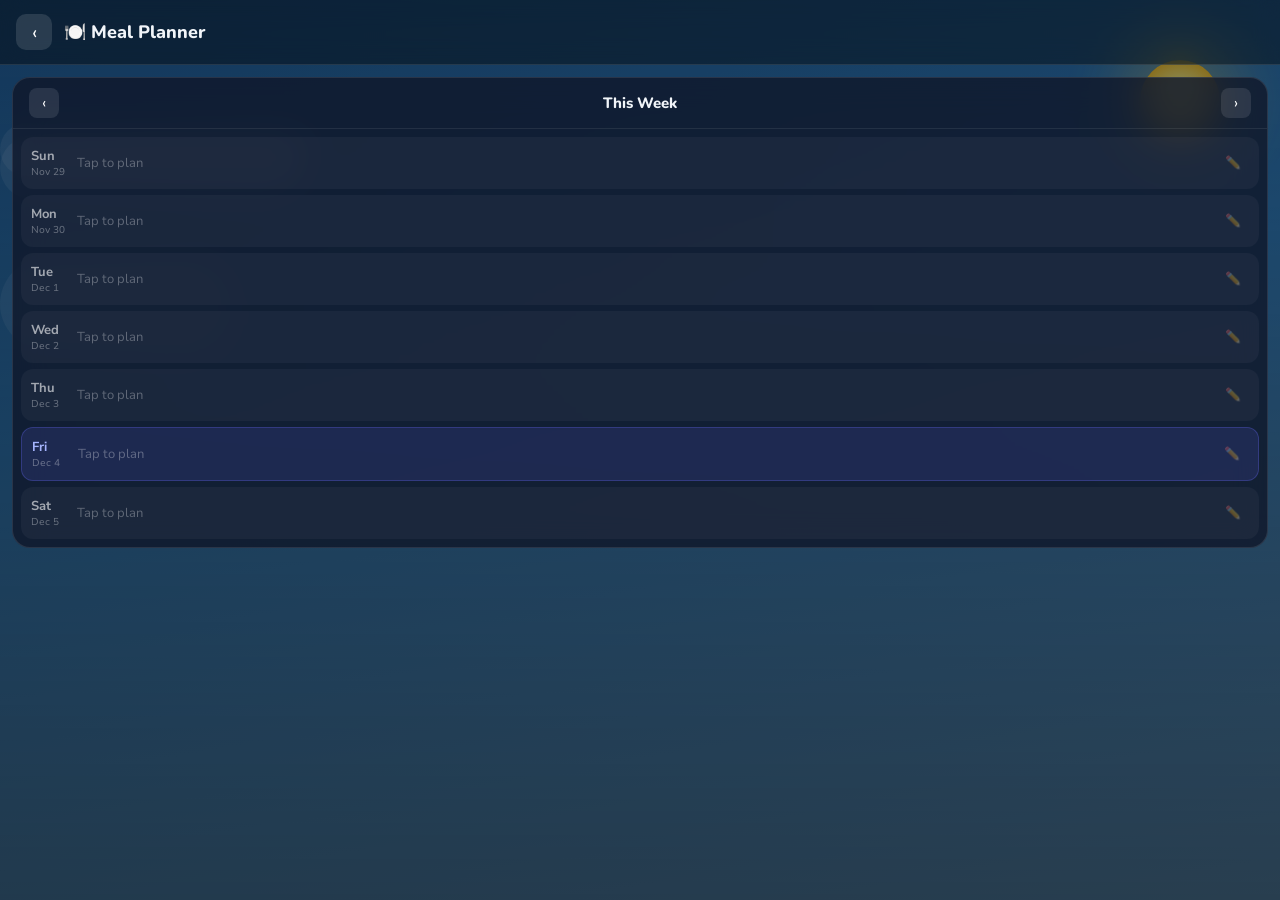
<file: meals.html>
<!DOCTYPE html>
<html lang="en">
<head>
<meta charset="UTF-8">
<meta name="viewport" content="width=device-width, initial-scale=1.0, maximum-scale=1.0">
<title>Meals – FamCal</title>
<link rel="preconnect" href="https://fonts.googleapis.com">
<link href="https://fonts.googleapis.com/css2?family=Nunito:wght@400;500;600;700;800&family=Nunito+Sans:wght@300;400;600&display=swap" rel="stylesheet">
<link rel="stylesheet" href="../css/main.css">
<link rel="stylesheet" href="../css/weather.css">
<style>
  .meal-edit-input {
    flex: 1;
    background: rgba(255,255,255,0.08);
    border: 1px solid #6366f1;
    border-radius: 10px;
    padding: 6px 10px;
    color: white;
    font-family: inherit;
    font-size: 13px;
    outline: none;
  }
  .meal-save-btn {
    padding: 6px 14px;
    background: #6366f1;
    color: white;
    border-radius: 10px;
    font-size: 13px;
    font-weight: 700;
    font-family: inherit;
  }
  .week-nav-row {
    display: flex; align-items: center; justify-content: space-between;
    padding: 10px 16px;
    border-bottom: 1px solid rgba(255,255,255,0.08);
  }
  .week-title { font-family: 'Nunito', sans-serif; font-weight: 800; font-size: 15px; }
  .week-btn {
    width: 30px; height: 30px;
    border-radius: 8px;
    background: rgba(255,255,255,0.1);
    color: white; font-size: 16px;
    display: flex; align-items: center; justify-content: center;
  }
  .meal-notes-section { padding: 8px; border-top: 1px solid rgba(255,255,255,0.08); }
  .meal-notes-title { font-size: 12px; font-weight: 700; color: rgba(255,255,255,0.4); padding: 4px 4px 8px; }
</style>
</head>
<body class="weather-partly-cloudy">
<div id="weather-bg" class="weather-bg"><div class="weather-layer" id="weather-layer"></div><div class="weather-overlay"></div></div>

<header class="page-header">
  <a href="../index.html" class="back-btn">‹</a>
  <div class="page-title">🍽️ Meal Planner</div>
</header>

<div class="list-section" id="list-section"></div>

<div class="modal-overlay" id="modal-overlay" onclick="closeEdit()"></div>
<div class="modal" id="meal-modal">
  <div class="modal-header">
    <div class="modal-title" id="meal-modal-title">Edit Meal</div>
    <button class="modal-close" onclick="closeEdit()">✕</button>
  </div>
  <div class="modal-body">
    <input type="text" id="meal-input" class="form-input" placeholder="What's for dinner?">
    <div style="font-size:12px;color:rgba(255,255,255,0.4);padding:4px 0">Quick ideas:</div>
    <div id="quick-ideas" style="display:flex;flex-wrap:wrap;gap:6px;"></div>
  </div>
  <div class="modal-footer">
    <button class="btn-cancel" onclick="closeEdit()">Cancel</button>
    <button class="btn-save" onclick="saveMeal()">Save</button>
  </div>
</div>

<script src="../js/data.js"></script>
<script src="../js/weather.js"></script>
<script>
setWeatherBg('partly-cloudy', true);

const MEAL_IDEAS = ['Tacos 🌮','Pizza 🍕','Grilled Chicken','Pasta','Burgers 🍔','Stir Fry','Soup','BBQ Ribs','Salmon','Spaghetti','Mac & Cheese','Steak','Salad','Sandwiches','Chili','Casserole','Fried Rice'];
const DAY_NAMES_FULL = ['Sunday','Monday','Tuesday','Wednesday','Thursday','Friday','Saturday'];

let weekOffset = 0;
let editDate = null;

function getWeekDates(offset) {
  const today = new Date();
  const dow = today.getDay();
  const sunday = new Date(today);
  sunday.setDate(today.getDate() - dow + offset * 7);
  return Array.from({length:7}, (_,i) => {
    const d = new Date(sunday);
    d.setDate(sunday.getDate() + i);
    return d.toISOString().split('T')[0];
  });
}

function render() {
  const dates = getWeekDates(weekOffset);
  const today = todayStr();
  const startLabel = new Date(dates[0]+'T12:00:00').toLocaleDateString('en-US',{month:'short',day:'numeric'});
  const endLabel = new Date(dates[6]+'T12:00:00').toLocaleDateString('en-US',{month:'short',day:'numeric'});

  let html = `<div class="list-card">
    <div class="week-nav-row">
      <button class="week-btn" onclick="weekOffset--;render()">‹</button>
      <div class="week-title">${weekOffset===0?'This Week':weekOffset===1?'Next Week':startLabel+' – '+endLabel}</div>
      <button class="week-btn" onclick="weekOffset++;render()">›</button>
    </div>
    <div class="meal-grid">`;

  dates.forEach(dateStr => {
    const meal = Store.getMeal(dateStr);
    const d = new Date(dateStr+'T12:00:00');
    const isToday = dateStr === today;
    const dayName = DAY_NAMES_FULL[d.getDay()];
    const dayNum = d.toLocaleDateString('en-US',{month:'short',day:'numeric'});
    html += `<div class="meal-day-row ${isToday?'today-row':''}" onclick="openEdit('${dateStr}','${dayName}')">
      <div>
        <div class="meal-day-name">${dayName.slice(0,3)}</div>
        <div style="font-size:10px;color:rgba(255,255,255,0.35)">${dayNum}</div>
      </div>
      ${meal ? `<div class="meal-name">${meal}</div>` : `<div class="meal-empty">Tap to plan</div>`}
      <div class="meal-edit-btn">✏️</div>
    </div>`;
  });

  html += `</div></div>`;
  document.getElementById('list-section').innerHTML = html;
}

function openEdit(dateStr, dayName) {
  editDate = dateStr;
  document.getElementById('meal-modal-title').textContent = dayName + "'s Dinner";
  document.getElementById('meal-input').value = Store.getMeal(dateStr) || '';
  const ideas = document.getElementById('quick-ideas');
  ideas.innerHTML = MEAL_IDEAS.map(m => `<button onclick="document.getElementById('meal-input').value='${m}'" style="padding:5px 10px;background:rgba(255,255,255,0.08);border-radius:10px;font-size:12px;color:rgba(255,255,255,0.8);border:none;cursor:pointer;font-family:inherit">${m}</button>`).join('');
  document.getElementById('meal-modal').classList.add('open');
  document.getElementById('modal-overlay').classList.add('open');
  setTimeout(() => document.getElementById('meal-input').focus(), 100);
}

function saveMeal() {
  if (!editDate) return;
  Store.setMeal(editDate, document.getElementById('meal-input').value.trim());
  closeEdit();
  render();
}

function closeEdit() {
  document.getElementById('meal-modal').classList.remove('open');
  document.getElementById('modal-overlay').classList.remove('open');
}

document.addEventListener('keydown', e => {
  if (e.key === 'Enter' && document.getElementById('meal-modal').classList.contains('open')) saveMeal();
  if (e.key === 'Escape') closeEdit();
});

render();
</script>
</body>
</html>
</file>
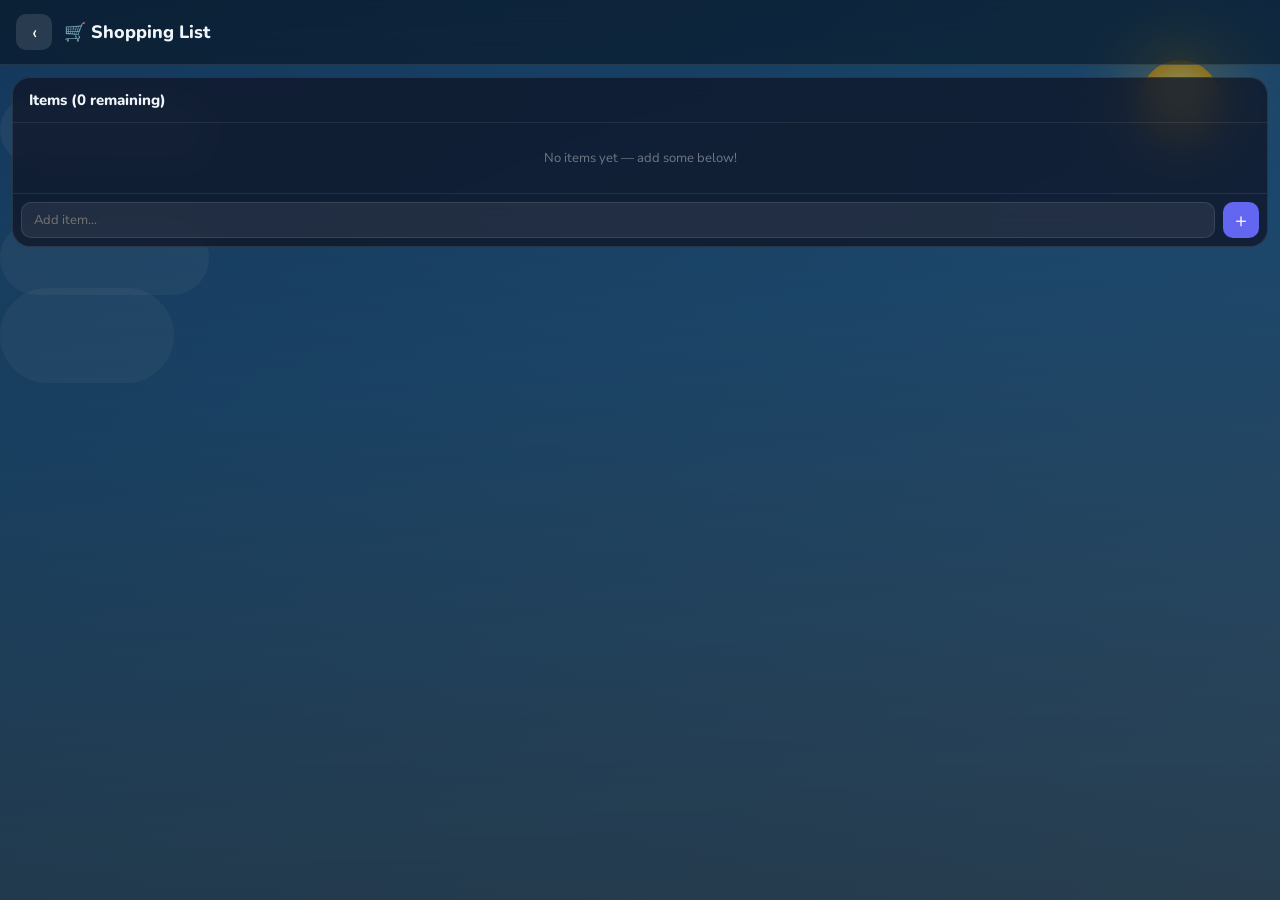
<file: shopping.html>
<!DOCTYPE html>
<html lang="en">
<head>
<meta charset="UTF-8">
<meta name="viewport" content="width=device-width, initial-scale=1.0, maximum-scale=1.0">
<title>Shopping – FamCal</title>
<link rel="preconnect" href="https://fonts.googleapis.com">
<link href="https://fonts.googleapis.com/css2?family=Nunito:wght@400;500;600;700;800&family=Nunito+Sans:wght@300;400;600&display=swap" rel="stylesheet">
<link rel="stylesheet" href="../css/main.css">
<link rel="stylesheet" href="../css/weather.css">
<style>
  .category-label { font-size: 11px; font-weight: 700; letter-spacing: 0.08em; color: rgba(255,255,255,0.4); padding: 4px 10px 2px; text-transform: uppercase; }
  .clear-btn { font-size: 12px; color: #f43f5e; padding: 4px 10px; background: rgba(244,63,94,0.12); border-radius: 8px; }
  .item-delete { font-size: 15px; color: rgba(255,255,255,0.2); padding: 4px 6px; transition: color 0.15s; }
  .item-delete:hover { color: #f43f5e; }
</style>
</head>
<body class="weather-partly-cloudy">
<div id="weather-bg" class="weather-bg"><div class="weather-layer" id="weather-layer"></div><div class="weather-overlay"></div></div>

<header class="page-header">
  <a href="../index.html" class="back-btn">‹</a>
  <div class="page-title">🛒 Shopping List</div>
</header>

<div class="list-section" id="list-section"></div>

<script src="../js/data.js"></script>
<script src="../js/weather.js"></script>
<script>
setWeatherBg('partly-cloudy', true);

function render() {
  const items = Store.getShoppingList();
  const unchecked = items.filter(i => !i.checked);
  const checked = items.filter(i => i.checked);
  const section = document.getElementById('list-section');

  let html = `<div class="list-card">
    <div class="list-card-header">
      <div class="list-card-title">Items (${unchecked.length} remaining)</div>
      ${checked.length > 0 ? `<button class="clear-btn" onclick="clearChecked()">Clear done</button>` : ''}
    </div>
    <div class="list-items" id="items-container">`;

  if (unchecked.length === 0 && checked.length === 0) {
    html += '<div class="no-events" style="padding:20px">No items yet — add some below!</div>';
  }

  unchecked.forEach(item => {
    html += itemHtml(item);
  });

  if (checked.length > 0) {
    html += `<div class="category-label" style="margin-top:8px">Checked off</div>`;
    checked.forEach(item => { html += itemHtml(item); });
  }

  html += `</div>
    <div class="add-item-row">
      <input type="text" id="new-item" class="add-item-input" placeholder="Add item..." onkeydown="if(event.key==='Enter')addItem()">
      <button class="add-item-btn" onclick="addItem()">+</button>
    </div>
  </div>`;

  section.innerHTML = html;
}

function itemHtml(item) {
  return `<div class="list-item ${item.checked ? 'checked' : ''}" onclick="toggle('${item.id}')">
    <div class="list-check">${item.checked ? '✓' : ''}</div>
    <div class="list-item-text">${item.text}</div>
    <button class="item-delete" onclick="event.stopPropagation();del('${item.id}')">✕</button>
  </div>`;
}

function addItem() {
  const inp = document.getElementById('new-item');
  const text = inp.value.trim();
  if (!text) return;
  Store.addShoppingItem(text);
  inp.value = '';
  render();
}

function toggle(id) { Store.toggleShoppingItem(id); render(); }
function del(id) { Store.deleteShoppingItem(id); render(); }
function clearChecked() {
  Store.getShoppingList().filter(i => i.checked).forEach(i => Store.deleteShoppingItem(i.id));
  render();
}

render();
</script>
</body>
</html>
</file>
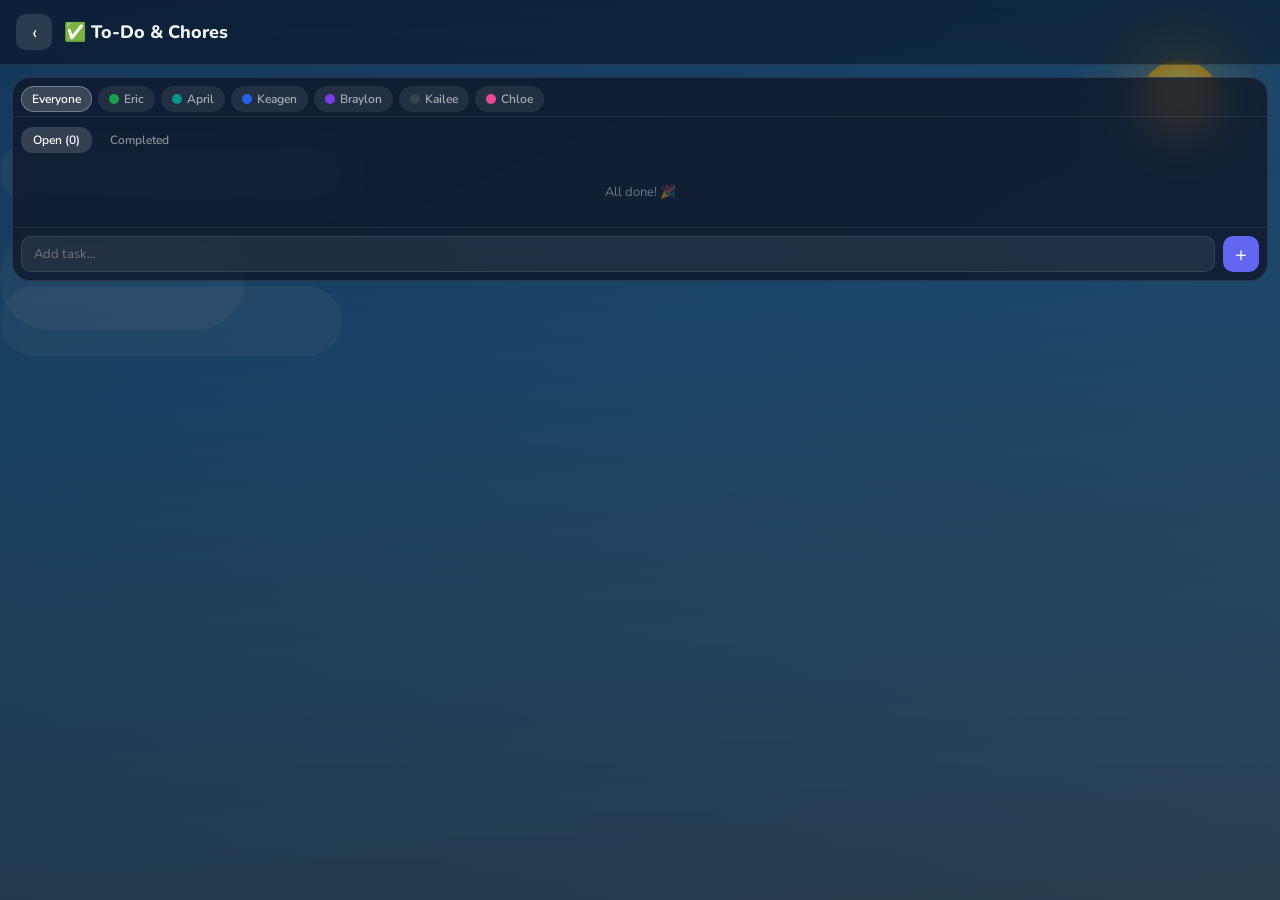
<file: todos.html>
<!DOCTYPE html>
<html lang="en">
<head>
<meta charset="UTF-8">
<meta name="viewport" content="width=device-width, initial-scale=1.0, maximum-scale=1.0">
<title>To-Do – FamCal</title>
<link rel="preconnect" href="https://fonts.googleapis.com">
<link href="https://fonts.googleapis.com/css2?family=Nunito:wght@400;500;600;700;800&family=Nunito+Sans:wght@300;400;600&display=swap" rel="stylesheet">
<link rel="stylesheet" href="../css/main.css">
<link rel="stylesheet" href="../css/weather.css">
<style>
  .todo-member-pill {
    display: inline-flex; align-items: center; gap: 4px;
    padding: 2px 8px;
    border-radius: 12px;
    font-size: 10px; font-weight: 700;
    margin-left: auto;
    flex-shrink: 0;
  }
  .member-select-row {
    display: flex; gap: 6px; overflow-x: auto; scrollbar-width: none;
    padding: 8px 8px 4px;
    border-bottom: 1px solid rgba(255,255,255,0.08);
  }
  .member-select-row::-webkit-scrollbar { display: none; }
  .ms-btn {
    display: flex; align-items: center; gap: 5px;
    padding: 4px 10px;
    border-radius: 14px;
    font-size: 12px; font-weight: 600;
    background: rgba(255,255,255,0.08);
    border: 1.5px solid transparent;
    color: rgba(255,255,255,0.6);
    white-space: nowrap;
    flex-shrink: 0;
    transition: all 0.15s;
    cursor: pointer;
  }
  .ms-btn.active { background: rgba(255,255,255,0.18); border-color: rgba(255,255,255,0.3); color: white; }
  .filter-tab-row { display: flex; gap: 6px; padding: 10px 8px 4px; }
  .filter-tab { padding: 5px 12px; border-radius: 12px; font-size: 12px; font-weight: 600; cursor: pointer; color: rgba(255,255,255,0.5); transition: all 0.15s; }
  .filter-tab.active { background: rgba(255,255,255,0.15); color: white; }
  .item-delete { font-size: 15px; color: rgba(255,255,255,0.2); padding: 4px 6px; }
  .item-delete:hover { color: #f43f5e; }
</style>
</head>
<body class="weather-partly-cloudy">
<div id="weather-bg" class="weather-bg"><div class="weather-layer" id="weather-layer"></div><div class="weather-overlay"></div></div>

<header class="page-header">
  <a href="../index.html" class="back-btn">‹</a>
  <div class="page-title">✅ To-Do & Chores</div>
</header>

<div class="list-section" id="list-section"></div>

<script src="../js/data.js"></script>
<script src="../js/weather.js"></script>
<script>
setWeatherBg('partly-cloudy', true);

let selectedMember = 'all';
let showDone = false;

function render() {
  let todos = Store.getTodos();
  if (selectedMember !== 'all') todos = todos.filter(t => t.memberId === selectedMember);
  if (!showDone) todos = todos.filter(t => !t.done);

  const open = todos.filter(t => !t.done);
  const done = todos.filter(t => t.done);

  let html = `<div class="list-card">
    <div class="member-select-row">
      <button class="ms-btn ${selectedMember==='all'?'active':''}" onclick="setMember('all')">Everyone</button>
      ${FAMILY_MEMBERS.filter(m=>m.id!=='family').map(m => `
        <button class="ms-btn ${selectedMember===m.id?'active':''}" onclick="setMember('${m.id}')" style="${selectedMember===m.id?'border-color:'+m.color:''}">
          <span style="width:10px;height:10px;border-radius:50%;background:${m.color};display:inline-block;"></span>${m.name}
        </button>`).join('')}
    </div>
    <div class="filter-tab-row">
      <div class="filter-tab ${!showDone?'active':''}" onclick="showDone=false;render()">Open (${Store.getTodos().filter(t=>!t.done&&(selectedMember==='all'||t.memberId===selectedMember)).length})</div>
      <div class="filter-tab ${showDone?'active':''}" onclick="showDone=true;render()">Completed</div>
    </div>
    <div class="list-items">`;

  const displayTodos = showDone ? done : open;
  if (displayTodos.length === 0) {
    html += `<div class="no-events" style="padding:20px">${showDone ? 'Nothing completed yet.' : 'All done! 🎉'}</div>`;
  } else {
    displayTodos.forEach(t => {
      const m = getMember(t.memberId);
      html += `<div class="list-item ${t.done?'checked':''}" onclick="toggle('${t.id}')">
        <div class="list-check">${t.done?'✓':''}</div>
        <div class="list-item-text">${t.text}</div>
        <div class="todo-member-pill" style="background:${m.color}22;color:${m.color}">${m.initials}</div>
        <button class="item-delete" onclick="event.stopPropagation();del('${t.id}')">✕</button>
      </div>`;
    });
  }

  const addMemberId = selectedMember === 'all' ? 'family' : selectedMember;
  html += `</div>
    <div class="add-item-row">
      <input type="text" id="new-todo" class="add-item-input" placeholder="Add task..." onkeydown="if(event.key==='Enter')addTodo()">
      <button class="add-item-btn" onclick="addTodo()">+</button>
    </div>
  </div>`;

  document.getElementById('list-section').innerHTML = html;
}

function setMember(id) { selectedMember = id; render(); }
function toggle(id) { Store.toggleTodo(id); render(); }
function del(id) { Store.deleteTodo(id); render(); }
function addTodo() {
  const inp = document.getElementById('new-todo');
  const text = inp.value.trim();
  if (!text) return;
  const memberId = selectedMember === 'all' ? 'family' : selectedMember;
  Store.addTodo(text, memberId);
  inp.value = '';
  render();
}

render();
</script>
</body>
</html>
</file>
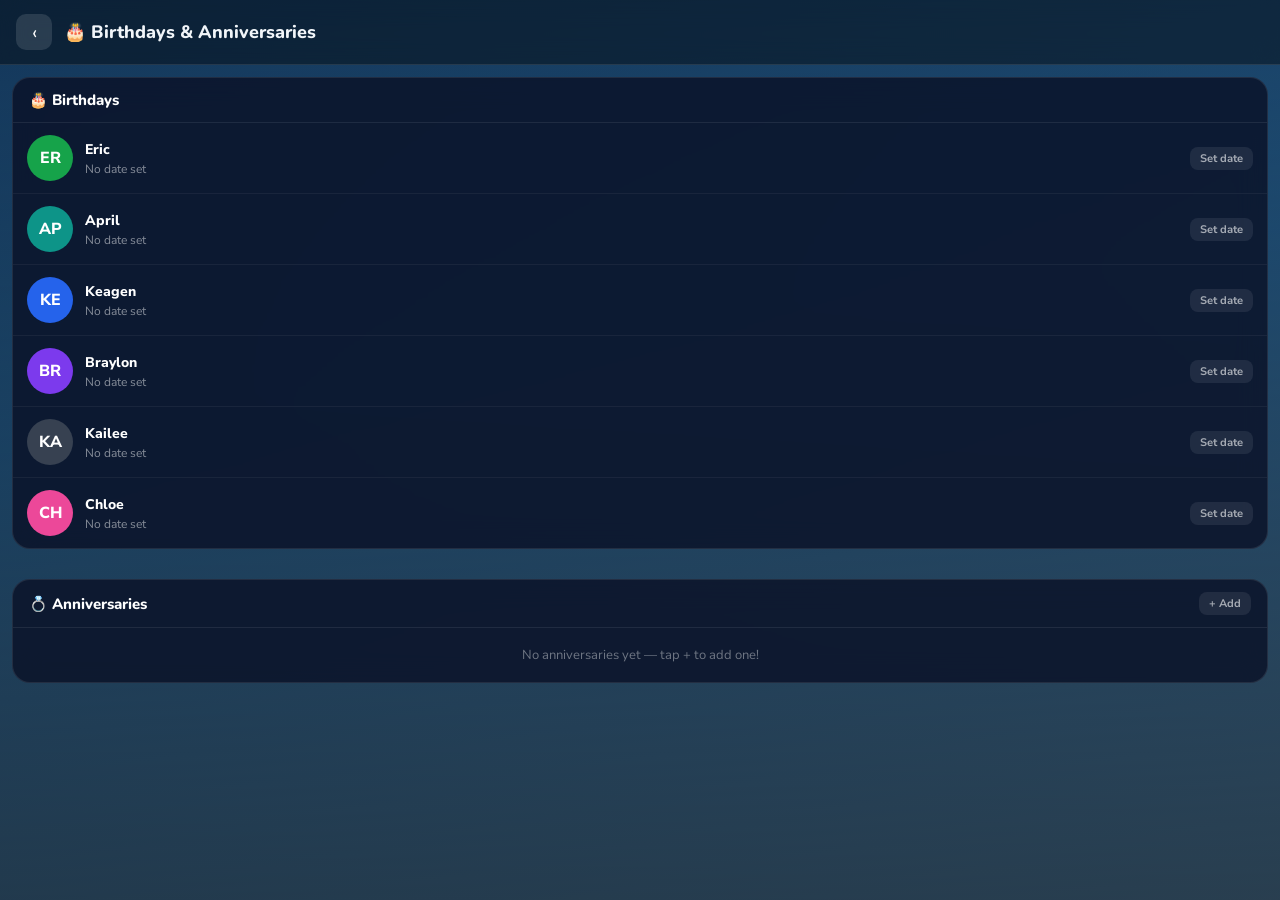
<file: pages/birthdays.html>
<!DOCTYPE html>
<html lang="en">
<head>
<meta charset="UTF-8">
<meta name="viewport" content="width=device-width, initial-scale=1.0, maximum-scale=1.0">
<meta name="apple-mobile-web-app-capable" content="yes">
<title>Birthdays – FamCal</title>
<link rel="preconnect" href="https://fonts.googleapis.com">
<link href="https://fonts.googleapis.com/css2?family=Nunito:wght@400;600;700;800&family=Nunito+Sans:wght@300;400;600&display=swap" rel="stylesheet">
<link rel="stylesheet" href="../css/main.css">
<link rel="stylesheet" href="../css/weather.css">
<style>
.bday-card{background:rgba(10,18,40,0.82);backdrop-filter:blur(14px);border-radius:18px;border:1px solid rgba(255,255,255,0.09);overflow:hidden;margin-bottom:10px}
.bday-header{display:flex;align-items:center;justify-content:space-between;padding:12px 16px;border-bottom:1px solid rgba(255,255,255,0.08)}
.bday-header-title{font-family:'Nunito',sans-serif;font-weight:800;font-size:15px;color:#fff}
.bday-row{display:flex;align-items:center;gap:12px;padding:12px 14px;border-bottom:1px solid rgba(255,255,255,0.05);cursor:pointer;transition:background .12s}
.bday-row:last-child{border-bottom:none}
.bday-row:hover{background:rgba(255,255,255,0.04)}
.bday-row.today-bday{background:rgba(99,102,241,0.13);border-left:3px solid #6366f1}
.bday-av{width:46px;height:46px;border-radius:50%;display:flex;align-items:center;justify-content:center;font-size:16px;font-weight:800;color:white;flex-shrink:0;overflow:hidden;position:relative}
.bday-av img{width:100%;height:100%;object-fit:cover;border-radius:50%}
.bday-info{flex:1;min-width:0}
.bday-name{font-weight:800;font-size:14px;color:#fff}
.bday-date{font-size:12px;color:rgba(255,255,255,0.5);margin-top:2px}
.bday-right{text-align:right;flex-shrink:0}
.bday-countdown{font-family:'Nunito',sans-serif;font-weight:800;font-size:18px;color:#fff}
.bday-countdown.soon{color:#f97316}
.bday-countdown.today{color:#6366f1;font-size:22px}
.bday-countdown-label{font-size:10px;color:rgba(255,255,255,0.4);margin-top:1px}
.age-badge{display:inline-block;padding:2px 8px;border-radius:10px;font-size:10px;font-weight:800;background:rgba(255,255,255,0.1);color:rgba(255,255,255,0.6);margin-top:3px}
.edit-section{padding:14px}
.form-group{margin-bottom:10px}
.form-label{font-size:11px;font-weight:700;color:rgba(255,255,255,0.45);margin-bottom:5px;letter-spacing:.04em;text-transform:uppercase}
.confetti-canvas{position:fixed;top:0;left:0;width:100%;height:100%;pointer-events:none;z-index:999}
.anniv-section{margin-top:10px}
.next-up-card{background:rgba(99,102,241,0.15);border:1px solid rgba(99,102,241,0.3);border-radius:14px;padding:14px 16px;margin-bottom:10px;display:flex;align-items:center;gap:12px}
.next-up-icon{font-size:28px;flex-shrink:0}
.next-up-info{}
.next-up-label{font-size:11px;font-weight:700;color:#a5b4fc;letter-spacing:.05em;text-transform:uppercase}
.next-up-name{font-family:'Nunito',sans-serif;font-weight:800;font-size:16px;color:#fff;margin-top:2px}
.next-up-sub{font-size:12px;color:rgba(255,255,255,0.5);margin-top:2px}
.anniv-row{display:flex;align-items:center;gap:12px;padding:10px 14px;border-bottom:1px solid rgba(255,255,255,0.05)}
.anniv-row:last-child{border-bottom:none}
.anniv-icon{font-size:22px;flex-shrink:0}
.anniv-info{flex:1}
.anniv-name{font-size:13px;font-weight:700;color:#fff}
.anniv-date{font-size:11px;color:rgba(255,255,255,0.45);margin-top:1px}
.anniv-days{font-family:'Nunito',sans-serif;font-weight:800;font-size:15px;color:#fff;text-align:right;flex-shrink:0}
.anniv-days-label{font-size:9px;color:rgba(255,255,255,0.4);text-align:right}
.edit-bday-btn{font-size:11px;font-weight:700;padding:4px 10px;border-radius:8px;background:rgba(255,255,255,0.08);color:rgba(255,255,255,0.6);border:none;cursor:pointer;transition:background .15s}
.edit-bday-btn:hover{background:rgba(255,255,255,0.15)}
</style>
</head>
<body class="weather-partly-cloudy">
<canvas class="confetti-canvas" id="confetti-canvas"></canvas>
<div id="weather-bg" class="weather-bg"><div class="weather-layer" id="weather-layer"></div><div class="weather-overlay"></div></div>

<header class="page-header">
  <a href="../index.html" class="back-btn">‹</a>
  <div class="page-title">🎂 Birthdays & Anniversaries</div>
</header>

<div class="list-section" id="main-section"></div>

<div class="modal-overlay" id="modal-overlay" onclick="closeModal()"></div>
<div class="modal" id="edit-modal">
  <div class="modal-header">
    <div class="modal-title" id="modal-title-text">Edit Birthday</div>
    <button class="modal-close" onclick="closeModal()">✕</button>
  </div>
  <div class="modal-body" id="modal-body-content"></div>
  <div class="modal-footer">
    <button class="btn-cancel" onclick="closeModal()">Cancel</button>
    <button class="btn-save" id="modal-save-btn">Save</button>
  </div>
</div>

<script src="../js/data.js"></script>
<script src="../js/weather.js"></script>
<script>
fetchWeather();

// Birthdays stored as { memberId: "MM-DD-YYYY" }
// Anniversaries stored as array of { id, label, date "MM-DD-YYYY" }

function getBirthdays() {
  try { return JSON.parse(localStorage.getItem('fc_birthdays') || '{}'); } catch { return {}; }
}
function saveBirthdays(b) { localStorage.setItem('fc_birthdays', JSON.stringify(b)); }
function getAnniversaries() {
  try { return JSON.parse(localStorage.getItem('fc_anniversaries') || '[]'); } catch { return []; }
}
function saveAnniversaries(a) { localStorage.setItem('fc_anniversaries', JSON.stringify(a)); }

function daysUntil(monthDay) {
  // monthDay = "MM-DD"
  const [m, d] = monthDay.split('-').map(Number);
  const now = new Date();
  const next = new Date(now.getFullYear(), m - 1, d);
  if (next < now) next.setFullYear(now.getFullYear() + 1);
  const diff = Math.ceil((next - now) / 86400000);
  return diff;
}

function getAge(fullDate) {
  if (!fullDate) return null;
  const [m, d, y] = fullDate.split('-').map(Number);
  if (!y) return null;
  const now = new Date();
  let age = now.getFullYear() - y;
  const hasBirthdayPassed = (now.getMonth() + 1 > m) || (now.getMonth() + 1 === m && now.getDate() >= d);
  if (!hasBirthdayPassed) age--;
  return age;
}

function isToday(monthDay) {
  const now = new Date();
  const [m, d] = monthDay.split('-').map(Number);
  return now.getMonth() + 1 === m && now.getDate() === d;
}

function formatMonthDay(monthDay) {
  if (!monthDay) return '—';
  const [m, d] = monthDay.split('-').map(Number);
  const months = ['Jan','Feb','Mar','Apr','May','Jun','Jul','Aug','Sep','Oct','Nov','Dec'];
  return months[m-1] + ' ' + d;
}

function render() {
  const birthdays = getBirthdays();
  const anniversaries = getAnniversaries();
  const section = document.getElementById('main-section');
  section.innerHTML = '';

  // ---- UPCOMING banner ----
  const allEvents = [];
  FAMILY_MEMBERS.filter(m => m.id !== 'family').forEach(m => {
    const bd = birthdays[m.id];
    if (bd) {
      const md = bd.substring(0,5); // MM-DD
      allEvents.push({ name: m.name + "'s Birthday", days: daysUntil(md), icon: '🎂' });
    }
  });
  anniversaries.forEach(a => {
    const md = a.date.substring(0,5);
    allEvents.push({ name: a.label, days: daysUntil(md), icon: '💍' });
  });
  allEvents.sort((a,b) => a.days - b.days);

  if (allEvents.length > 0) {
    const next = allEvents[0];
    const card = document.createElement('div');
    card.className = 'next-up-card';
    card.innerHTML = `
      <div class="next-up-icon">${next.icon}</div>
      <div class="next-up-info">
        <div class="next-up-label">Coming up next</div>
        <div class="next-up-name">${next.name}</div>
        <div class="next-up-sub">${next.days === 0 ? '🎉 Today!' : next.days === 1 ? 'Tomorrow!' : 'In ' + next.days + ' days'}</div>
      </div>`;
    section.appendChild(card);
  }

  // ---- BIRTHDAYS ----
  const bdCard = document.createElement('div');
  bdCard.className = 'bday-card';
  bdCard.innerHTML = `<div class="bday-header"><div class="bday-header-title">🎂 Birthdays</div></div>`;

  FAMILY_MEMBERS.filter(m => m.id !== 'family').forEach(m => {
    const bd = birthdays[m.id];
    const md = bd ? bd.substring(0,5) : null;
    const today = md && isToday(md);
    const days = md ? daysUntil(md) : null;
    const age = bd ? getAge(bd) : null;
    const photo = AvatarStore.getPhoto(m.id);

    const row = document.createElement('div');
    row.className = 'bday-row' + (today ? ' today-bday' : '');

    const av = document.createElement('div');
    av.className = 'bday-av';
    av.style.background = m.color;
    if (photo) { const img = document.createElement('img'); img.src = photo; av.appendChild(img); }
    else { av.textContent = m.initials; }

    let countdownHtml = '';
    if (today) {
      countdownHtml = `<div class="bday-countdown today">🎉</div><div class="bday-countdown-label">Today!</div>`;
    } else if (days !== null) {
      countdownHtml = `<div class="bday-countdown ${days <= 7 ? 'soon' : ''}">${days}</div><div class="bday-countdown-label">days away</div>`;
    } else {
      countdownHtml = `<button class="edit-bday-btn" onclick="openEditBirthday('${m.id}')">Set date</button>`;
    }

    row.innerHTML = ``;
    row.appendChild(av);
    row.innerHTML += `
      <div class="bday-info">
        <div class="bday-name">${m.name}</div>
        <div class="bday-date">${md ? formatMonthDay(md) : 'No date set'}${age !== null ? ` · Turning ${age + (today ? 0 : 1)}` : ''}</div>
        ${age !== null ? `<span class="age-badge">Age ${age}</span>` : ''}
      </div>
      <div class="bday-right">${countdownHtml}</div>`;
    row.onclick = () => openEditBirthday(m.id);
    bdCard.appendChild(row);

    if (today) launchConfetti(m.color);
  });

  section.appendChild(bdCard);

  // ---- ANNIVERSARIES ----
  const anCard = document.createElement('div');
  anCard.className = 'bday-card anniv-section';
  anCard.innerHTML = `<div class="bday-header">
    <div class="bday-header-title">💍 Anniversaries</div>
    <button class="edit-bday-btn" onclick="openAddAnniversary()">+ Add</button>
  </div>`;

  if (anniversaries.length === 0) {
    anCard.innerHTML += `<div class="no-events" style="padding:18px">No anniversaries yet — tap + to add one!</div>`;
  } else {
    anniversaries.forEach(a => {
      const md = a.date.substring(0,5);
      const today = isToday(md);
      const days = daysUntil(md);
      const years = getAge(a.date);
      const row = document.createElement('div');
      row.className = 'anniv-row';
      row.innerHTML = `
        <div class="anniv-icon">💍</div>
        <div class="anniv-info">
          <div class="anniv-name">${a.label}</div>
          <div class="anniv-date">${formatMonthDay(md)}${years !== null ? ' · Year ' + (years + 1) : ''}</div>
        </div>
        <div>
          <div class="anniv-days ${today ? 'today' : ''}">${today ? '🎉' : days}</div>
          <div class="anniv-days-label">${today ? 'Today!' : 'days away'}</div>
        </div>
        <button onclick="event.stopPropagation();deleteAnniversary('${a.id}')" style="font-size:14px;color:rgba(255,255,255,0.2);background:none;border:none;cursor:pointer;padding:4px 8px;margin-left:4px">✕</button>`;
      anCard.appendChild(row);
    });
  }
  section.appendChild(anCard);
}

function openEditBirthday(memberId) {
  const m = getMember(memberId);
  const birthdays = getBirthdays();
  const current = birthdays[memberId] || '';
  // Convert stored MM-DD-YYYY to input date YYYY-MM-DD
  let inputVal = '';
  if (current) {
    const [mo, d, y] = current.split('-');
    if (y) inputVal = `${y}-${mo}-${d}`;
  }
  document.getElementById('modal-title-text').textContent = `🎂 ${m.name}'s Birthday`;
  document.getElementById('modal-body-content').innerHTML = `
    <div style="font-size:12px;color:rgba(255,255,255,0.45);margin-bottom:8px">Enter their birthday to track age and countdown:</div>
    <input type="date" id="bday-input" class="form-input" value="${inputVal}">
    ${current ? `<button onclick="clearBirthday('${memberId}')" style="margin-top:8px;font-size:12px;color:#f43f5e;background:rgba(244,63,94,0.12);border:none;border-radius:9px;padding:6px 14px;cursor:pointer;font-weight:700;width:100%">Clear birthday</button>` : ''}`;
  document.getElementById('modal-save-btn').onclick = () => saveBirthdayDate(memberId);
  document.getElementById('edit-modal').classList.add('open');
  document.getElementById('modal-overlay').classList.add('open');
}

function saveBirthdayDate(memberId) {
  const val = document.getElementById('bday-input').value;
  if (!val) return;
  const [y, m, d] = val.split('-');
  const birthdays = getBirthdays();
  birthdays[memberId] = `${m}-${d}-${y}`;
  saveBirthdays(birthdays);
  closeModal();
  render();
}

function clearBirthday(memberId) {
  const birthdays = getBirthdays();
  delete birthdays[memberId];
  saveBirthdays(birthdays);
  closeModal();
  render();
}

function openAddAnniversary() {
  document.getElementById('modal-title-text').textContent = '💍 Add Anniversary';
  document.getElementById('modal-body-content').innerHTML = `
    <input type="text" id="anniv-label" class="form-input" placeholder="e.g. Eric & April's Wedding">
    <input type="date" id="anniv-date" class="form-input" style="margin-top:8px">`;
  document.getElementById('modal-save-btn').onclick = saveAnniversary;
  document.getElementById('edit-modal').classList.add('open');
  document.getElementById('modal-overlay').classList.add('open');
  setTimeout(() => document.getElementById('anniv-label').focus(), 60);
}

function saveAnniversary() {
  const label = document.getElementById('anniv-label').value.trim();
  const val = document.getElementById('anniv-date').value;
  if (!label || !val) return;
  const [y, m, d] = val.split('-');
  const anniversaries = getAnniversaries();
  anniversaries.push({ id: Date.now().toString(), label, date: `${m}-${d}-${y}` });
  saveAnniversaries(anniversaries);
  closeModal();
  render();
}

function deleteAnniversary(id) {
  saveAnniversaries(getAnniversaries().filter(a => a.id !== id));
  render();
}

function closeModal() {
  document.getElementById('edit-modal').classList.remove('open');
  document.getElementById('modal-overlay').classList.remove('open');
}

// ---- CONFETTI ----
function launchConfetti(color) {
  const canvas = document.getElementById('confetti-canvas');
  const ctx = canvas.getContext('2d');
  canvas.width = window.innerWidth;
  canvas.height = window.innerHeight;
  const pieces = Array.from({length: 120}, () => ({
    x: Math.random() * canvas.width,
    y: -10 - Math.random() * 100,
    r: 4 + Math.random() * 6,
    d: 1.5 + Math.random() * 2,
    color: [color, '#f97316', '#6366f1', '#0d9488', '#f43f5e', '#facc15'][Math.floor(Math.random()*6)],
    tilt: Math.random() * 10 - 5,
    tiltAngle: 0,
    tiltSpeed: 0.1 + Math.random() * 0.1,
  }));
  let frame = 0;
  function draw() {
    ctx.clearRect(0, 0, canvas.width, canvas.height);
    pieces.forEach(p => {
      ctx.beginPath();
      ctx.ellipse(p.x, p.y, p.r, p.r * 0.4, p.tilt, 0, Math.PI * 2);
      ctx.fillStyle = p.color;
      ctx.fill();
      p.y += p.d;
      p.x += Math.sin(frame * 0.02 + p.tilt) * 0.8;
      p.tilt += p.tiltSpeed;
    });
    frame++;
    if (frame < 240) requestAnimationFrame(draw);
    else ctx.clearRect(0, 0, canvas.width, canvas.height);
  }
  draw();
}

document.addEventListener('keydown', e => { if (e.key === 'Escape') closeModal(); });
render();
</script>
</body>
</html>
</file>
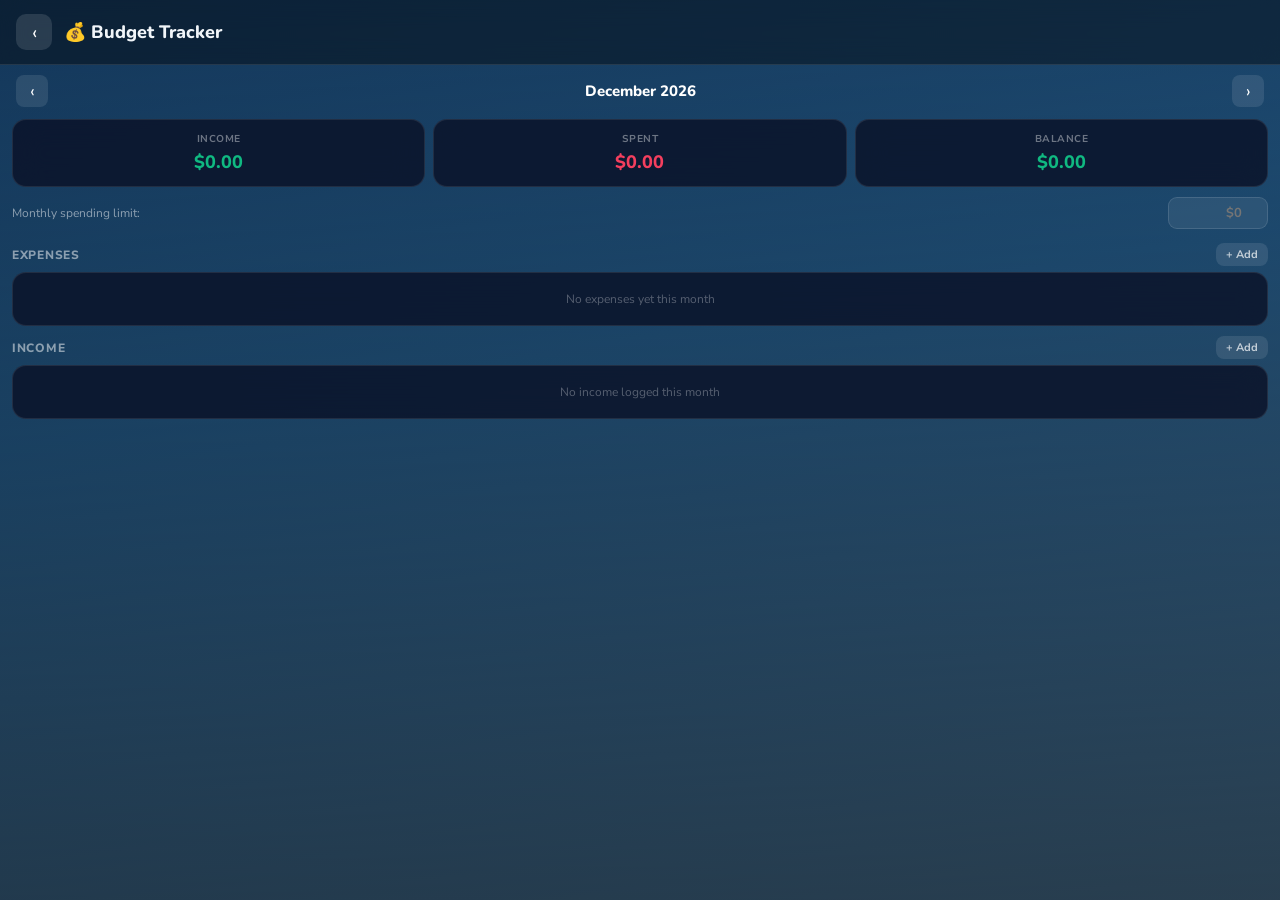
<file: pages/budget.html>
<!DOCTYPE html>
<html lang="en">
<head>
<meta charset="UTF-8">
<meta name="viewport" content="width=device-width, initial-scale=1.0, maximum-scale=1.0">
<meta name="apple-mobile-web-app-capable" content="yes">
<title>Budget – FamCal</title>
<link rel="preconnect" href="https://fonts.googleapis.com">
<link href="https://fonts.googleapis.com/css2?family=Nunito:wght@400;600;700;800&family=Nunito+Sans:wght@300;400;600&display=swap" rel="stylesheet">
<link rel="stylesheet" href="../css/main.css">
<link rel="stylesheet" href="../css/weather.css">
<style>
.budget-summary{display:grid;grid-template-columns:repeat(3,1fr);gap:8px;padding:12px 12px 0}
.summary-tile{background:rgba(10,18,40,0.82);backdrop-filter:blur(14px);border-radius:14px;border:1px solid rgba(255,255,255,0.09);padding:12px 10px;text-align:center}
.tile-label{font-size:10px;font-weight:700;color:rgba(255,255,255,0.4);letter-spacing:.05em;text-transform:uppercase;margin-bottom:4px}
.tile-value{font-family:'Nunito',sans-serif;font-weight:800;font-size:18px;color:#fff}
.tile-value.income{color:#10b981}
.tile-value.expense{color:#f43f5e}
.tile-value.balance.pos{color:#10b981}
.tile-value.balance.neg{color:#f43f5e}
.month-nav-row{display:flex;align-items:center;justify-content:space-between;padding:10px 16px 0}
.month-nav-title{font-family:'Nunito',sans-serif;font-weight:800;font-size:15px;color:#fff}
.budget-section{padding:10px 12px 0}
.section-hdr{display:flex;align-items:center;justify-content:space-between;margin-bottom:6px}
.section-title{font-size:12px;font-weight:800;color:rgba(255,255,255,0.5);letter-spacing:.06em;text-transform:uppercase}
.add-tx-btn{font-size:11px;font-weight:700;padding:4px 10px;border-radius:8px;background:rgba(255,255,255,0.1);color:rgba(255,255,255,0.7);border:none;cursor:pointer;transition:background .15s}
.add-tx-btn:hover{background:rgba(255,255,255,0.18)}
.tx-list{background:rgba(10,18,40,0.82);backdrop-filter:blur(14px);border-radius:14px;border:1px solid rgba(255,255,255,0.09);overflow:hidden}
.tx-row{display:flex;align-items:center;gap:10px;padding:10px 12px;border-bottom:1px solid rgba(255,255,255,0.05);transition:background .12s}
.tx-row:last-child{border-bottom:none}
.tx-row:hover{background:rgba(255,255,255,0.04)}
.tx-cat-icon{width:34px;height:34px;border-radius:10px;display:flex;align-items:center;justify-content:center;font-size:16px;flex-shrink:0}
.tx-info{flex:1;min-width:0}
.tx-desc{font-size:13px;font-weight:700;color:#fff;white-space:nowrap;overflow:hidden;text-overflow:ellipsis}
.tx-meta{font-size:10px;color:rgba(255,255,255,0.4);margin-top:1px}
.tx-amount{font-family:'Nunito',sans-serif;font-weight:800;font-size:15px;flex-shrink:0}
.tx-amount.inc{color:#10b981}
.tx-amount.exp{color:#f43f5e}
.tx-del{font-size:14px;color:rgba(255,255,255,0.18);background:none;border:none;cursor:pointer;padding:4px 6px;transition:color .15s}
.tx-del:hover{color:#f43f5e}
.bar-chart{padding:12px 12px 0}
.bar-chart-title{font-size:12px;font-weight:800;color:rgba(255,255,255,0.5);letter-spacing:.06em;text-transform:uppercase;margin-bottom:8px}
.bar-chart-area{background:rgba(10,18,40,0.82);backdrop-filter:blur(14px);border-radius:14px;border:1px solid rgba(255,255,255,0.09);padding:12px}
.bar-row{display:flex;align-items:center;gap:8px;margin-bottom:8px}
.bar-row:last-child{margin-bottom:0}
.bar-cat{font-size:11px;color:rgba(255,255,255,0.6);min-width:72px;font-weight:600}
.bar-track{flex:1;height:8px;background:rgba(255,255,255,0.08);border-radius:4px;overflow:hidden}
.bar-fill{height:100%;border-radius:4px;transition:width .6s cubic-bezier(.34,1.56,.64,1)}
.bar-amount{font-size:11px;font-weight:700;color:rgba(255,255,255,0.7);min-width:52px;text-align:right}
.empty-tx{text-align:center;color:rgba(255,255,255,0.3);font-size:12px;padding:18px}
.cat-select{width:100%;background:rgba(255,255,255,0.07);border:1px solid rgba(255,255,255,0.12);border-radius:10px;padding:9px 12px;color:white;font-family:inherit;font-size:13px;outline:none}
.type-toggle{display:flex;gap:6px;margin-bottom:2px}
.type-btn{flex:1;padding:8px;border-radius:10px;border:1.5px solid rgba(255,255,255,0.15);background:transparent;color:rgba(255,255,255,0.5);font-size:13px;font-weight:700;cursor:pointer;font-family:inherit;transition:all .15s}
.type-btn.on.inc{background:rgba(16,185,129,0.18);border-color:#10b981;color:#10b981}
.type-btn.on.exp{background:rgba(244,63,94,0.18);border-color:#f43f5e;color:#f43f5e}
.budget-limit-row{display:flex;align-items:center;gap:8px;padding:10px 12px 4px}
.budget-limit-label{font-size:12px;color:rgba(255,255,255,0.5);flex:1}
.limit-input{background:rgba(255,255,255,0.07);border:1px solid rgba(255,255,255,0.12);border-radius:9px;padding:6px 10px;color:white;font-family:'Nunito',sans-serif;font-weight:700;font-size:13px;width:100px;outline:none;text-align:right}
.progress-bar-wrap{padding:0 12px 10px}
.progress-track{height:10px;background:rgba(255,255,255,0.08);border-radius:5px;overflow:hidden;margin-top:4px}
.progress-fill{height:100%;border-radius:5px;transition:width .6s}
.progress-label{display:flex;justify-content:space-between;font-size:10px;color:rgba(255,255,255,0.4);margin-top:3px}
</style>
</head>
<body class="weather-partly-cloudy">
<div id="weather-bg" class="weather-bg"><div class="weather-layer" id="weather-layer"></div><div class="weather-overlay"></div></div>

<header class="page-header">
  <a href="../index.html" class="back-btn">‹</a>
  <div class="page-title">💰 Budget Tracker</div>
</header>

<div style="position:relative;z-index:10;overflow-y:auto;padding-bottom:20px" id="main-area"></div>

<div class="modal-overlay" id="modal-overlay" onclick="closeModal()"></div>
<div class="modal" id="add-modal">
  <div class="modal-header">
    <div class="modal-title" id="modal-title-text">Add Transaction</div>
    <button class="modal-close" onclick="closeModal()">✕</button>
  </div>
  <div class="modal-body" id="modal-body-content"></div>
  <div class="modal-footer">
    <button class="btn-cancel" onclick="closeModal()">Cancel</button>
    <button class="btn-save" id="modal-save-btn">Save</button>
  </div>
</div>

<script src="../js/data.js"></script>
<script src="../js/weather.js"></script>
<script>
fetchWeather();

const EXPENSE_CATS = [
  {id:'groceries', label:'Groceries', icon:'🛒', color:'#10b981'},
  {id:'dining',    label:'Dining',    icon:'🍕', color:'#f97316'},
  {id:'gas',       label:'Gas',       icon:'⛽', color:'#eab308'},
  {id:'utilities', label:'Utilities', icon:'💡', color:'#3b82f6'},
  {id:'health',    label:'Health',    icon:'💊', color:'#ec4899'},
  {id:'kids',      label:'Kids',      icon:'🎒', color:'#8b5cf6'},
  {id:'clothing',  label:'Clothing',  icon:'👕', color:'#06b6d4'},
  {id:'fun',       label:'Fun',       icon:'🎉', color:'#a855f7'},
  {id:'home',      label:'Home',      icon:'🏠', color:'#64748b'},
  {id:'other',     label:'Other',     icon:'📦', color:'#6b7280'},
];
const INCOME_CATS = [
  {id:'salary',    label:'Salary',    icon:'💼', color:'#10b981'},
  {id:'freelance', label:'Freelance', icon:'💻', color:'#3b82f6'},
  {id:'other_inc', label:'Other',     icon:'💵', color:'#6b7280'},
];
const MONTHS = ['January','February','March','April','May','June','July','August','September','October','November','December'];

let viewMonth = new Date().getMonth();
let viewYear = new Date().getFullYear();

function getTx() { try { return JSON.parse(localStorage.getItem('fc_budget_tx') || '[]'); } catch { return []; } }
function saveTx(t) { localStorage.setItem('fc_budget_tx', JSON.stringify(t)); }
function getLimit() { return parseFloat(localStorage.getItem('fc_budget_limit') || '0'); }
function saveLimit(v) { localStorage.setItem('fc_budget_limit', v); }

function monthTx() {
  return getTx().filter(t => {
    const d = new Date(t.date + 'T12:00:00');
    return d.getMonth() === viewMonth && d.getFullYear() === viewYear;
  });
}

function fmt(n) { return '$' + Math.abs(n).toLocaleString('en-US', {minimumFractionDigits:2, maximumFractionDigits:2}); }

function getCat(id, type) {
  const list = type === 'income' ? INCOME_CATS : EXPENSE_CATS;
  return list.find(c => c.id === id) || {label:'Other', icon:'📦', color:'#6b7280'};
}

function render() {
  const txs = monthTx();
  const income = txs.filter(t => t.type === 'income').reduce((s,t) => s + t.amount, 0);
  const expenses = txs.filter(t => t.type === 'expense').reduce((s,t) => s + t.amount, 0);
  const balance = income - expenses;
  const limit = getLimit();

  const area = document.getElementById('main-area');
  area.innerHTML = '';

  // Month nav
  const nav = document.createElement('div');
  nav.className = 'month-nav-row';
  nav.innerHTML = `
    <button class="cal-nav" onclick="changeMonth(-1)">‹</button>
    <div class="month-nav-title">${MONTHS[viewMonth]} ${viewYear}</div>
    <button class="cal-nav" onclick="changeMonth(1)">›</button>`;
  area.appendChild(nav);

  // Summary tiles
  const tiles = document.createElement('div');
  tiles.className = 'budget-summary';
  tiles.innerHTML = `
    <div class="summary-tile"><div class="tile-label">Income</div><div class="tile-value income">${fmt(income)}</div></div>
    <div class="summary-tile"><div class="tile-label">Spent</div><div class="tile-value expense">${fmt(expenses)}</div></div>
    <div class="summary-tile"><div class="tile-label">Balance</div><div class="tile-value balance ${balance >= 0 ? 'pos' : 'neg'}">${fmt(balance)}</div></div>`;
  area.appendChild(tiles);

  // Budget limit + progress
  if (limit > 0 || true) {
    const limitWrap = document.createElement('div');
    limitWrap.innerHTML = `
      <div class="budget-limit-row">
        <div class="budget-limit-label">Monthly spending limit:</div>
        <input class="limit-input" type="number" id="limit-input" placeholder="$0" value="${limit > 0 ? limit : ''}" onchange="updateLimit(this.value)">
      </div>`;
    area.appendChild(limitWrap);

    if (limit > 0) {
      const pct = Math.min(expenses / limit * 100, 100);
      const over = expenses > limit;
      const prog = document.createElement('div');
      prog.className = 'progress-bar-wrap';
      prog.innerHTML = `
        <div class="progress-track">
          <div class="progress-fill" style="width:${pct}%;background:${over ? '#f43f5e' : pct > 80 ? '#f97316' : '#10b981'}"></div>
        </div>
        <div class="progress-label">
          <span>${fmt(expenses)} spent</span>
          <span>${over ? fmt(expenses - limit) + ' over' : fmt(limit - expenses) + ' left'}</span>
        </div>`;
      area.appendChild(prog);
    }
  }

  // Spending by category chart
  const expTxs = txs.filter(t => t.type === 'expense');
  if (expTxs.length > 0) {
    const bycat = {};
    expTxs.forEach(t => { bycat[t.category] = (bycat[t.category] || 0) + t.amount; });
    const sorted = Object.entries(bycat).sort((a,b) => b[1]-a[1]).slice(0, 6);
    const maxVal = sorted[0][1];

    const chartDiv = document.createElement('div');
    chartDiv.className = 'bar-chart';
    chartDiv.innerHTML = `<div class="bar-chart-title">Spending by category</div>`;
    const chartArea = document.createElement('div');
    chartArea.className = 'bar-chart-area';
    sorted.forEach(([catId, total]) => {
      const cat = getCat(catId, 'expense');
      const pct = (total / maxVal) * 100;
      const barRow = document.createElement('div');
      barRow.className = 'bar-row';
      barRow.innerHTML = `
        <div class="bar-cat">${cat.icon} ${cat.label}</div>
        <div class="bar-track"><div class="bar-fill" style="width:${pct}%;background:${cat.color}"></div></div>
        <div class="bar-amount">${fmt(total)}</div>`;
      chartArea.appendChild(barRow);
    });
    chartDiv.appendChild(chartArea);
    area.appendChild(chartDiv);
  }

  // Transactions - Expenses
  const expSection = document.createElement('div');
  expSection.className = 'budget-section';
  expSection.innerHTML = `<div class="section-hdr">
    <div class="section-title">Expenses</div>
    <button class="add-tx-btn" onclick="openAddTx('expense')">+ Add</button>
  </div>`;
  const expList = document.createElement('div');
  expList.className = 'tx-list';
  const expItems = txs.filter(t => t.type === 'expense').sort((a,b) => b.date.localeCompare(a.date));
  if (!expItems.length) {
    expList.innerHTML = '<div class="empty-tx">No expenses yet this month</div>';
  } else {
    expItems.forEach(t => expList.appendChild(makeTxRow(t)));
  }
  expSection.appendChild(expList);
  area.appendChild(expSection);

  // Transactions - Income
  const incSection = document.createElement('div');
  incSection.className = 'budget-section';
  incSection.style.paddingBottom = '12px';
  incSection.innerHTML = `<div class="section-hdr">
    <div class="section-title">Income</div>
    <button class="add-tx-btn" onclick="openAddTx('income')">+ Add</button>
  </div>`;
  const incList = document.createElement('div');
  incList.className = 'tx-list';
  const incItems = txs.filter(t => t.type === 'income').sort((a,b) => b.date.localeCompare(a.date));
  if (!incItems.length) {
    incList.innerHTML = '<div class="empty-tx">No income logged this month</div>';
  } else {
    incItems.forEach(t => incList.appendChild(makeTxRow(t)));
  }
  incSection.appendChild(incList);
  area.appendChild(incSection);
}

function makeTxRow(t) {
  const cat = getCat(t.category, t.type);
  const row = document.createElement('div');
  row.className = 'tx-row';
  const d = new Date(t.date + 'T12:00:00');
  const dateLabel = d.toLocaleDateString('en-US', {month:'short', day:'numeric'});
  const m = getMember(t.memberId);
  row.innerHTML = `
    <div class="tx-cat-icon" style="background:${cat.color}22">${cat.icon}</div>
    <div class="tx-info">
      <div class="tx-desc">${t.desc}</div>
      <div class="tx-meta">${cat.label} · ${dateLabel} · ${m.name}</div>
    </div>
    <div class="tx-amount ${t.type === 'income' ? 'inc' : 'exp'}">${t.type === 'income' ? '+' : '-'}${fmt(t.amount)}</div>
    <button class="tx-del" onclick="deleteTx('${t.id}')">✕</button>`;
  return row;
}

let addingType = 'expense';
function openAddTx(type) {
  addingType = type;
  const cats = type === 'expense' ? EXPENSE_CATS : INCOME_CATS;
  const catOptions = cats.map(c => `<option value="${c.id}">${c.icon} ${c.label}</option>`).join('');
  const memberOptions = FAMILY_MEMBERS.map(m => `<option value="${m.id}">${m.name}</option>`).join('');
  const today = new Date().toISOString().split('T')[0];

  document.getElementById('modal-title-text').textContent = type === 'expense' ? '➕ Add Expense' : '💵 Add Income';
  document.getElementById('modal-body-content').innerHTML = `
    <input type="text" id="tx-desc" class="form-input" placeholder="${type === 'expense' ? 'What did you spend on?' : 'Income description'}">
    <div class="form-row">
      <input type="number" id="tx-amount" class="form-input" placeholder="Amount" step="0.01" min="0" style="flex:1">
      <input type="date" id="tx-date" class="form-input" value="${today}" style="flex:1">
    </div>
    <select id="tx-cat" class="form-input">${catOptions}</select>
    <select id="tx-member" class="form-input">${memberOptions}</select>`;
  document.getElementById('modal-save-btn').onclick = saveTxItem;
  document.getElementById('add-modal').classList.add('open');
  document.getElementById('modal-overlay').classList.add('open');
  setTimeout(() => document.getElementById('tx-desc').focus(), 60);
}

function saveTxItem() {
  const desc = document.getElementById('tx-desc').value.trim();
  const amount = parseFloat(document.getElementById('tx-amount').value);
  if (!desc || isNaN(amount) || amount <= 0) return;
  const txs = getTx();
  txs.push({
    id: Date.now().toString(),
    type: addingType,
    desc,
    amount,
    date: document.getElementById('tx-date').value,
    category: document.getElementById('tx-cat').value,
    memberId: document.getElementById('tx-member').value,
  });
  saveTx(txs);
  closeModal();
  render();
}

function deleteTx(id) { saveTx(getTx().filter(t => t.id !== id)); render(); }
function updateLimit(v) { saveLimit(parseFloat(v) || 0); render(); }
function changeMonth(dir) {
  viewMonth += dir;
  if (viewMonth < 0) { viewMonth = 11; viewYear--; }
  if (viewMonth > 11) { viewMonth = 0; viewYear++; }
  render();
}
function closeModal() {
  document.getElementById('add-modal').classList.remove('open');
  document.getElementById('modal-overlay').classList.remove('open');
}
document.addEventListener('keydown', e => { if (e.key === 'Escape') closeModal(); });
render();
</script>
</body>
</html>
</file>
<file: famcal/css/main.css>
/* ===== RESET & BASE ===== */
*, *::before, *::after { box-sizing: border-box; margin: 0; padding: 0; }
html { font-size: 16px; -webkit-tap-highlight-color: transparent; }
body {
  font-family: 'Nunito Sans', sans-serif;
  background: #0f172a;
  color: #f1f5f9;
  min-height: 100dvh;
  display: flex;
  flex-direction: column;
  overflow-x: hidden;
  padding-bottom: 56px;
}
a { text-decoration: none; color: inherit; }
button { font-family: inherit; cursor: pointer; border: none; background: none; }

/* ===== WEATHER BG ===== */
.weather-bg {
  position: fixed;
  inset: 0;
  z-index: 0;
  transition: background 2s ease;
}
.weather-overlay {
  position: absolute;
  inset: 0;
  background: linear-gradient(to bottom, rgba(0,0,0,0.25) 0%, rgba(0,0,0,0.55) 100%);
}

/* ===== HEADER ===== */
.app-header {
  position: relative;
  z-index: 10;
  display: flex;
  align-items: center;
  justify-content: space-between;
  padding: 14px 16px 10px;
  background: rgba(0,0,0,0.3);
  backdrop-filter: blur(12px);
  -webkit-backdrop-filter: blur(12px);
  border-bottom: 1px solid rgba(255,255,255,0.1);
}
.header-left { display: flex; align-items: center; gap: 10px; }
.family-badge {
  width: 40px; height: 40px;
  border-radius: 12px;
  background: rgba(255,255,255,0.15);
  display: flex; align-items: center; justify-content: center;
  font-size: 20px;
}
.family-name { font-family: 'Nunito', sans-serif; font-weight: 800; font-size: 17px; line-height: 1.2; }
.header-date { font-size: 12px; color: rgba(255,255,255,0.65); }
.header-right { display: flex; gap: 4px; }
.nav-icon-btn {
  width: 38px; height: 38px;
  border-radius: 10px;
  background: rgba(255,255,255,0.12);
  display: flex; align-items: center; justify-content: center;
  font-size: 17px;
  transition: background 0.15s;
  color: white;
  text-decoration: none;
}
.nav-icon-btn:hover { background: rgba(255,255,255,0.22); }

/* ===== WEATHER STRIP ===== */
.weather-strip {
  position: relative; z-index: 10;
  display: flex; align-items: center; gap: 16px;
  padding: 12px 16px;
  background: rgba(0,0,0,0.2);
  backdrop-filter: blur(8px);
  border-bottom: 1px solid rgba(255,255,255,0.08);
  overflow-x: auto;
  scrollbar-width: none;
}
.weather-strip::-webkit-scrollbar { display: none; }
.weather-current {
  display: flex; align-items: center; gap: 8px;
  flex-shrink: 0;
  padding-right: 16px;
  border-right: 1px solid rgba(255,255,255,0.15);
}
.w-icon { font-size: 28px; }
.w-temp { font-family: 'Nunito', sans-serif; font-weight: 800; font-size: 24px; }
.w-desc { font-size: 12px; color: rgba(255,255,255,0.7); line-height: 1.3; }
.w-loc { font-size: 11px; color: rgba(255,255,255,0.5); }
.forecast-row { display: flex; gap: 8px; flex-shrink: 0; }
.forecast-day {
  display: flex; flex-direction: column; align-items: center; gap: 2px;
  padding: 6px 10px;
  background: rgba(255,255,255,0.1);
  border-radius: 10px;
  min-width: 52px;
  font-size: 11px;
}
.forecast-day .fd-name { font-weight: 600; color: rgba(255,255,255,0.8); }
.forecast-day .fd-icon { font-size: 18px; }
.forecast-day .fd-hi { font-weight: 700; font-size: 13px; }
.forecast-day .fd-lo { color: rgba(255,255,255,0.5); }

/* ===== MAIN CONTENT ===== */
.main-content {
  position: relative; z-index: 10;
  flex: 1;
  padding: 12px 12px 8px;
  display: flex; flex-direction: column; gap: 12px;
  overflow-y: auto;
}

/* ===== MEMBER FILTER ===== */
.member-filter {
  display: flex; gap: 6px;
  overflow-x: auto; scrollbar-width: none;
  padding-bottom: 2px;
}
.member-filter::-webkit-scrollbar { display: none; }
.member-btn {
  display: flex; align-items: center; gap: 6px;
  padding: 5px 12px 5px 5px;
  border-radius: 20px;
  background: rgba(255,255,255,0.12);
  border: 1.5px solid transparent;
  font-size: 12px; font-weight: 600;
  color: rgba(255,255,255,0.75);
  white-space: nowrap;
  transition: all 0.15s;
  flex-shrink: 0;
}
.member-btn.active {
  background: rgba(255,255,255,0.22);
  border-color: rgba(255,255,255,0.4);
  color: white;
}
.mbtn-avatar {
  width: 24px; height: 24px;
  border-radius: 50%;
  display: flex; align-items: center; justify-content: center;
  font-size: 10px; font-weight: 700;
  color: white;
  flex-shrink: 0;
}

/* ===== CALENDAR CARD ===== */
.calendar-card {
  background: rgba(15,23,42,0.75);
  backdrop-filter: blur(16px);
  border-radius: 18px;
  border: 1px solid rgba(255,255,255,0.1);
  overflow: hidden;
}
.cal-header {
  display: flex; align-items: center; justify-content: space-between;
  padding: 12px 16px;
  border-bottom: 1px solid rgba(255,255,255,0.08);
}
.cal-title { font-family: 'Nunito', sans-serif; font-weight: 800; font-size: 16px; }
.cal-nav {
  width: 32px; height: 32px;
  border-radius: 8px;
  background: rgba(255,255,255,0.1);
  color: white; font-size: 18px;
  display: flex; align-items: center; justify-content: center;
  transition: background 0.15s;
}
.cal-nav:hover { background: rgba(255,255,255,0.2); }
.cal-grid {
  display: grid;
  grid-template-columns: repeat(7, 1fr);
  gap: 0;
}
.cal-day-header {
  text-align: center;
  padding: 8px 2px 6px;
  font-size: 11px; font-weight: 700;
  color: rgba(255,255,255,0.45);
  letter-spacing: 0.05em;
}
.cal-cell {
  aspect-ratio: 1;
  display: flex; flex-direction: column;
  align-items: center;
  padding: 4px 2px 2px;
  cursor: pointer;
  border-radius: 8px;
  transition: background 0.12s;
  position: relative;
  min-height: 44px;
  overflow: hidden;
}
.cal-cell:hover { background: rgba(255,255,255,0.1); }
.cal-cell.other-month .cal-num { color: rgba(255,255,255,0.2); }
.cal-cell.today .cal-num {
  background: #6366f1;
  color: white;
  border-radius: 50%;
  width: 26px; height: 26px;
  display: flex; align-items: center; justify-content: center;
}
.cal-num {
  font-size: 12px; font-weight: 600;
  width: 26px; height: 26px;
  display: flex; align-items: center; justify-content: center;
}
.cal-dots {
  display: flex; gap: 2px; flex-wrap: wrap;
  justify-content: center;
  margin-top: 2px;
  max-width: 28px;
}
.cal-dot {
  width: 5px; height: 5px;
  border-radius: 50%;
  flex-shrink: 0;
}
.cal-cell.has-events::after {
  content: '';
  display: none;
}

/* ===== AGENDA CARD ===== */
.agenda-card {
  background: rgba(15,23,42,0.75);
  backdrop-filter: blur(16px);
  border-radius: 18px;
  border: 1px solid rgba(255,255,255,0.1);
  overflow: hidden;
}
.agenda-header {
  display: flex; align-items: center; justify-content: space-between;
  padding: 12px 16px;
  border-bottom: 1px solid rgba(255,255,255,0.08);
}
.agenda-title { font-family: 'Nunito', sans-serif; font-weight: 800; font-size: 15px; }
.agenda-add {
  font-size: 12px; font-weight: 600;
  color: #818cf8;
  padding: 4px 10px;
  border-radius: 8px;
  background: rgba(99,102,241,0.15);
  transition: background 0.15s;
}
.agenda-add:hover { background: rgba(99,102,241,0.3); }
#agenda-list { padding: 8px; }
.no-events {
  text-align: center;
  color: rgba(255,255,255,0.4);
  font-size: 13px;
  padding: 16px;
}
.agenda-item {
  display: flex; align-items: center; gap: 10px;
  padding: 9px 10px;
  border-radius: 10px;
  margin-bottom: 4px;
  background: rgba(255,255,255,0.05);
  transition: background 0.12s;
  cursor: pointer;
}
.agenda-item:hover { background: rgba(255,255,255,0.1); }
.agenda-color-bar {
  width: 4px; height: 36px;
  border-radius: 2px;
  flex-shrink: 0;
}
.agenda-item-info { flex: 1; min-width: 0; }
.agenda-item-title { font-size: 14px; font-weight: 600; white-space: nowrap; overflow: hidden; text-overflow: ellipsis; }
.agenda-item-meta { font-size: 11px; color: rgba(255,255,255,0.5); margin-top: 2px; }
.agenda-item-avatar {
  width: 26px; height: 26px;
  border-radius: 50%;
  display: flex; align-items: center; justify-content: center;
  font-size: 10px; font-weight: 700;
  color: white;
  flex-shrink: 0;
}

/* ===== QUICK LINKS ===== */
.quick-links {
  display: grid; grid-template-columns: repeat(3, 1fr);
  gap: 8px;
}
.quick-card {
  border-radius: 16px;
  padding: 14px 12px;
  display: flex; flex-direction: column; gap: 4px;
  border: 1px solid rgba(255,255,255,0.1);
  backdrop-filter: blur(12px);
  transition: transform 0.15s, background 0.15s;
  cursor: pointer;
}
.quick-card:hover { transform: scale(1.02); }
.quick-card.meals { background: rgba(234,88,12,0.25); }
.quick-card.shopping { background: rgba(5,150,105,0.25); }
.quick-card.todos { background: rgba(99,102,241,0.25); }
.qc-icon { font-size: 22px; }
.qc-label { font-family: 'Nunito', sans-serif; font-weight: 800; font-size: 13px; }
.qc-sub { font-size: 11px; color: rgba(255,255,255,0.6); }

/* ===== TICKER BAR ===== */
.ticker-bar {
  position: fixed;
  bottom: 0; left: 0; right: 0;
  z-index: 50;
  height: 44px;
  background: rgba(10,10,30,0.92);
  backdrop-filter: blur(12px);
  border-top: 1px solid rgba(255,255,255,0.1);
  display: flex; align-items: center;
  overflow: hidden;
}
.ticker-label {
  padding: 0 12px;
  font-size: 10px;
  font-weight: 800;
  letter-spacing: 0.1em;
  color: #818cf8;
  flex-shrink: 0;
  border-right: 1px solid rgba(255,255,255,0.1);
  height: 100%;
  display: flex; align-items: center;
}
.ticker-track { flex: 1; overflow: hidden; height: 100%; position: relative; }
.ticker-inner {
  display: flex; align-items: center; gap: 0;
  position: absolute;
  white-space: nowrap;
  height: 100%;
  animation: ticker-scroll 30s linear infinite;
}
.ticker-inner:hover { animation-play-state: paused; }
@keyframes ticker-scroll {
  0% { transform: translateX(0); }
  100% { transform: translateX(-50%); }
}
.ticker-item {
  display: inline-flex; align-items: center; gap: 6px;
  padding: 0 20px;
  font-size: 12px;
  color: rgba(255,255,255,0.8);
  flex-shrink: 0;
}
.ticker-dot { width: 7px; height: 7px; border-radius: 50%; flex-shrink: 0; }
.ticker-sep {
  display: inline-block;
  color: rgba(255,255,255,0.2);
  padding: 0 6px;
  font-size: 16px;
}

/* ===== MODALS ===== */
.modal-overlay {
  display: none;
  position: fixed; inset: 0;
  background: rgba(0,0,0,0.6);
  backdrop-filter: blur(4px);
  z-index: 99;
}
.modal-overlay.open { display: block; }
.modal {
  position: fixed;
  bottom: -100%;
  left: 0; right: 0;
  background: #1e293b;
  border-radius: 24px 24px 0 0;
  border-top: 1px solid rgba(255,255,255,0.15);
  z-index: 100;
  transition: bottom 0.3s cubic-bezier(0.34,1.56,0.64,1);
  padding-bottom: env(safe-area-inset-bottom, 16px);
}
.modal.open { bottom: 0; }
.modal-header {
  display: flex; align-items: center; justify-content: space-between;
  padding: 16px 20px 12px;
  border-bottom: 1px solid rgba(255,255,255,0.1);
}
.modal-title { font-family: 'Nunito', sans-serif; font-weight: 800; font-size: 17px; }
.modal-close {
  width: 30px; height: 30px;
  border-radius: 50%;
  background: rgba(255,255,255,0.1);
  color: white; font-size: 14px;
  display: flex; align-items: center; justify-content: center;
}
.modal-body { padding: 16px 20px; display: flex; flex-direction: column; gap: 10px; }
.modal-footer {
  display: flex; gap: 10px;
  padding: 12px 20px 16px;
  border-top: 1px solid rgba(255,255,255,0.1);
}
.form-input {
  width: 100%;
  background: rgba(255,255,255,0.08);
  border: 1px solid rgba(255,255,255,0.12);
  border-radius: 12px;
  padding: 10px 14px;
  color: white;
  font-family: 'Nunito Sans', sans-serif;
  font-size: 14px;
  outline: none;
  transition: border-color 0.15s;
}
.form-input:focus { border-color: #6366f1; }
.form-input option { background: #1e293b; }
.form-row { display: flex; gap: 8px; }
.form-row .form-input { flex: 1; }
.btn-cancel {
  flex: 1; padding: 12px;
  border-radius: 12px;
  background: rgba(255,255,255,0.08);
  color: rgba(255,255,255,0.7);
  font-size: 14px; font-weight: 600;
  font-family: inherit;
}
.btn-save {
  flex: 2; padding: 12px;
  border-radius: 12px;
  background: #6366f1;
  color: white;
  font-size: 14px; font-weight: 700;
  font-family: 'Nunito', sans-serif;
  transition: background 0.15s;
}
.btn-save:hover { background: #4f46e5; }

/* ===== INNER PAGE NAV ===== */
.page-header {
  position: relative; z-index: 10;
  display: flex; align-items: center; gap: 12px;
  padding: 14px 16px;
  background: rgba(0,0,0,0.4);
  backdrop-filter: blur(12px);
  border-bottom: 1px solid rgba(255,255,255,0.1);
}
.back-btn {
  width: 36px; height: 36px;
  border-radius: 10px;
  background: rgba(255,255,255,0.12);
  color: white; font-size: 20px;
  display: flex; align-items: center; justify-content: center;
}
.page-title { font-family: 'Nunito', sans-serif; font-weight: 800; font-size: 18px; }

/* ===== SHARED LIST STYLES ===== */
.list-section {
  position: relative; z-index: 10;
  padding: 12px;
  flex: 1;
  overflow-y: auto;
  display: flex; flex-direction: column; gap: 10px;
}
.list-card {
  background: rgba(15,23,42,0.8);
  backdrop-filter: blur(16px);
  border-radius: 18px;
  border: 1px solid rgba(255,255,255,0.1);
  overflow: hidden;
}
.list-card-header {
  display: flex; align-items: center; justify-content: space-between;
  padding: 12px 16px;
  border-bottom: 1px solid rgba(255,255,255,0.08);
}
.list-card-title { font-family: 'Nunito', sans-serif; font-weight: 800; font-size: 15px; }
.list-items { padding: 6px 8px; }
.list-item {
  display: flex; align-items: center; gap: 10px;
  padding: 8px 8px;
  border-radius: 10px;
  cursor: pointer;
  transition: background 0.12s;
}
.list-item:hover { background: rgba(255,255,255,0.06); }
.list-check {
  width: 22px; height: 22px;
  border-radius: 6px;
  border: 2px solid rgba(255,255,255,0.25);
  flex-shrink: 0;
  display: flex; align-items: center; justify-content: center;
  font-size: 13px;
  transition: all 0.15s;
}
.list-item.checked .list-check {
  background: #6366f1;
  border-color: #6366f1;
}
.list-item.checked .list-item-text {
  text-decoration: line-through;
  color: rgba(255,255,255,0.35);
}
.list-item-text { font-size: 14px; flex: 1; }
.add-item-row {
  display: flex; gap: 8px;
  padding: 8px;
  border-top: 1px solid rgba(255,255,255,0.08);
}
.add-item-input {
  flex: 1;
  background: rgba(255,255,255,0.07);
  border: 1px solid rgba(255,255,255,0.1);
  border-radius: 10px;
  padding: 8px 12px;
  color: white;
  font-family: inherit;
  font-size: 13px;
  outline: none;
}
.add-item-btn {
  width: 36px; height: 36px;
  border-radius: 10px;
  background: #6366f1;
  color: white;
  font-size: 20px;
  display: flex; align-items: center; justify-content: center;
}

/* ===== MEAL PLANNER ===== */
.meal-grid {
  display: flex; flex-direction: column; gap: 6px;
  padding: 8px;
}
.meal-day-row {
  display: flex; align-items: center; gap: 10px;
  padding: 10px 10px;
  border-radius: 12px;
  background: rgba(255,255,255,0.04);
  cursor: pointer;
  transition: background 0.12s;
}
.meal-day-row:hover { background: rgba(255,255,255,0.09); }
.meal-day-row.today-row { background: rgba(99,102,241,0.15); border: 1px solid rgba(99,102,241,0.3); }
.meal-day-name { font-weight: 700; font-size: 13px; min-width: 36px; color: rgba(255,255,255,0.6); }
.meal-day-row.today-row .meal-day-name { color: #a5b4fc; }
.meal-name { font-size: 14px; font-weight: 600; flex: 1; }
.meal-empty { font-size: 13px; color: rgba(255,255,255,0.3); flex: 1; }
.meal-edit-btn { font-size: 13px; color: rgba(255,255,255,0.3); padding: 4px 8px; }

/* ===== RESPONSIVE ===== */
@media (min-width: 600px) {
  .main-content { max-width: 600px; margin: 0 auto; }
  .app-header { max-width: 100%; }
  body { background: #0a0a1a; }
}
</file>
<file: famcal/css/weather.css>
/* ===== WEATHER BACKGROUNDS ===== */

/* SUNNY */
body.weather-sunny .weather-bg {
  background: linear-gradient(170deg, #1a6b9a 0%, #2196c4 40%, #f4a830 100%);
}
.sun {
  position: absolute;
  top: 60px; right: 60px;
  width: 80px; height: 80px;
  border-radius: 50%;
  background: radial-gradient(circle, #ffe566 30%, #ffb300 70%, transparent 100%);
  box-shadow: 0 0 60px 20px rgba(255,200,50,0.4);
  animation: sun-pulse 4s ease-in-out infinite;
}
@keyframes sun-pulse {
  0%,100% { transform: scale(1); box-shadow: 0 0 60px 20px rgba(255,200,50,0.4); }
  50% { transform: scale(1.08); box-shadow: 0 0 80px 30px rgba(255,200,50,0.6); }
}
.sun-ray {
  position: absolute;
  top: 50%; left: 50%;
  width: 100px; height: 3px;
  background: linear-gradient(to right, rgba(255,220,80,0.6), transparent);
  transform-origin: 0 50%;
  border-radius: 2px;
  animation: ray-spin 12s linear infinite;
}
@keyframes ray-spin { from { transform: translateY(-50%) rotate(0deg); } to { transform: translateY(-50%) rotate(360deg); } }

/* CLOUDY */
body.weather-cloudy .weather-bg {
  background: linear-gradient(170deg, #3a4a6b 0%, #546080 60%, #7a8a9a 100%);
}
.cloud {
  position: absolute;
  border-radius: 50px;
  background: rgba(255,255,255,0.18);
  animation: cloud-drift linear infinite;
}
@keyframes cloud-drift {
  from { transform: translateX(-200px); }
  to { transform: translateX(110vw); }
}

/* RAINY */
body.weather-rainy .weather-bg {
  background: linear-gradient(170deg, #1a2340 0%, #2a3555 50%, #3a4570 100%);
}
.raindrop {
  position: absolute;
  width: 1.5px;
  background: linear-gradient(to bottom, transparent, rgba(150,200,255,0.7));
  border-radius: 1px;
  animation: rain-fall linear infinite;
  top: -60px;
}
@keyframes rain-fall {
  0% { transform: translateY(0) translateX(0); opacity: 0; }
  10% { opacity: 1; }
  90% { opacity: 1; }
  100% { transform: translateY(110vh) translateX(-30px); opacity: 0; }
}

/* STORMY */
body.weather-stormy .weather-bg {
  background: linear-gradient(170deg, #0a0f1a 0%, #151d30 60%, #1a2540 100%);
}
.lightning {
  position: absolute;
  top: 0; left: 50%;
  width: 4px;
  background: rgba(255,255,200,0.9);
  clip-path: polygon(40% 0%, 100% 45%, 60% 45%, 100% 100%, 0% 55%, 40% 55%);
  animation: lightning-flash 6s ease-in-out infinite;
  opacity: 0;
}
@keyframes lightning-flash {
  0%,89%,95%,100% { opacity: 0; }
  90%,94% { opacity: 1; }
}

/* SNOWY */
body.weather-snowy .weather-bg {
  background: linear-gradient(170deg, #2a3f6f 0%, #4a5f8f 50%, #8a9abf 100%);
}
.snowflake {
  position: absolute;
  color: rgba(255,255,255,0.8);
  font-size: 14px;
  animation: snow-fall linear infinite;
  top: -30px;
  user-select: none;
}
@keyframes snow-fall {
  0% { transform: translateY(0) rotate(0deg); opacity: 0; }
  10% { opacity: 1; }
  90% { opacity: 0.8; }
  100% { transform: translateY(110vh) rotate(720deg); opacity: 0; }
}
.snowflake.large { font-size: 20px; }
.snowflake.small { font-size: 9px; }

/* FOGGY */
body.weather-foggy .weather-bg {
  background: linear-gradient(170deg, #5a6070 0%, #8a9090 60%, #aab0b0 100%);
}
.fog-layer {
  position: absolute;
  left: -20%;
  height: 80px;
  background: rgba(200,210,210,0.18);
  border-radius: 50%;
  animation: fog-drift ease-in-out infinite alternate;
  filter: blur(20px);
}
@keyframes fog-drift {
  from { transform: translateX(0); opacity: 0.5; }
  to { transform: translateX(40px); opacity: 1; }
}

/* PARTLY CLOUDY */
body.weather-partly-cloudy .weather-bg {
  background: linear-gradient(170deg, #1a4a7a 0%, #2a6aa0 40%, #5a8ab0 100%);
}

/* NIGHT */
body.weather-night .weather-bg {
  background: linear-gradient(170deg, #04060f 0%, #080d1f 50%, #0f1530 100%);
}
.star {
  position: absolute;
  width: 2px; height: 2px;
  border-radius: 50%;
  background: white;
  animation: star-twinkle ease-in-out infinite alternate;
}
@keyframes star-twinkle {
  from { opacity: 0.2; transform: scale(0.8); }
  to { opacity: 1; transform: scale(1.2); }
}
.moon {
  position: absolute;
  top: 50px; right: 50px;
  width: 60px; height: 60px;
  border-radius: 50%;
  background: radial-gradient(circle at 35% 35%, #fffde0, #f0d060);
  box-shadow: 0 0 30px 10px rgba(240,200,80,0.2);
}
</file>
<file: css/main.css>
/* ===== RESET & BASE ===== */
*, *::before, *::after { box-sizing: border-box; margin: 0; padding: 0; }
html { font-size: 16px; -webkit-tap-highlight-color: transparent; }
body {
  font-family: 'Nunito Sans', sans-serif;
  background: #0f172a;
  color: #f1f5f9;
  min-height: 100dvh;
  display: flex;
  flex-direction: column;
  overflow-x: hidden;
  padding-bottom: 56px;
}
a { text-decoration: none; color: inherit; }
button { font-family: inherit; cursor: pointer; border: none; background: none; }

/* ===== WEATHER BG ===== */
.weather-bg {
  position: fixed;
  inset: 0;
  z-index: 0;
  transition: background 2s ease;
}
.weather-overlay {
  position: absolute;
  inset: 0;
  background: linear-gradient(to bottom, rgba(0,0,0,0.25) 0%, rgba(0,0,0,0.55) 100%);
}

/* ===== HEADER ===== */
.app-header {
  position: relative;
  z-index: 10;
  display: flex;
  align-items: center;
  justify-content: space-between;
  padding: 14px 16px 10px;
  background: rgba(0,0,0,0.3);
  backdrop-filter: blur(12px);
  -webkit-backdrop-filter: blur(12px);
  border-bottom: 1px solid rgba(255,255,255,0.1);
}
.header-left { display: flex; align-items: center; gap: 10px; }
.family-badge {
  width: 40px; height: 40px;
  border-radius: 12px;
  background: rgba(255,255,255,0.15);
  display: flex; align-items: center; justify-content: center;
  font-size: 20px;
}
.family-name { font-family: 'Nunito', sans-serif; font-weight: 800; font-size: 17px; line-height: 1.2; }
.header-date { font-size: 12px; color: rgba(255,255,255,0.65); }
.header-right { display: flex; gap: 4px; }
.nav-icon-btn {
  width: 38px; height: 38px;
  border-radius: 10px;
  background: rgba(255,255,255,0.12);
  display: flex; align-items: center; justify-content: center;
  font-size: 17px;
  transition: background 0.15s;
  color: white;
  text-decoration: none;
}
.nav-icon-btn:hover { background: rgba(255,255,255,0.22); }

/* ===== WEATHER STRIP ===== */
.weather-strip {
  position: relative; z-index: 10;
  display: flex; align-items: center; gap: 16px;
  padding: 12px 16px;
  background: rgba(0,0,0,0.2);
  backdrop-filter: blur(8px);
  border-bottom: 1px solid rgba(255,255,255,0.08);
  overflow-x: auto;
  scrollbar-width: none;
}
.weather-strip::-webkit-scrollbar { display: none; }
.weather-current {
  display: flex; align-items: center; gap: 8px;
  flex-shrink: 0;
  padding-right: 16px;
  border-right: 1px solid rgba(255,255,255,0.15);
}
.w-icon { font-size: 28px; }
.w-temp { font-family: 'Nunito', sans-serif; font-weight: 800; font-size: 24px; }
.w-desc { font-size: 12px; color: rgba(255,255,255,0.7); line-height: 1.3; }
.w-loc { font-size: 11px; color: rgba(255,255,255,0.5); }
.forecast-row { display: flex; gap: 8px; flex-shrink: 0; }
.forecast-day {
  display: flex; flex-direction: column; align-items: center; gap: 2px;
  padding: 6px 10px;
  background: rgba(255,255,255,0.1);
  border-radius: 10px;
  min-width: 52px;
  font-size: 11px;
}
.forecast-day .fd-name { font-weight: 600; color: rgba(255,255,255,0.8); }
.forecast-day .fd-icon { font-size: 18px; }
.forecast-day .fd-hi { font-weight: 700; font-size: 13px; }
.forecast-day .fd-lo { color: rgba(255,255,255,0.5); }

/* ===== MAIN CONTENT ===== */
.main-content {
  position: relative; z-index: 10;
  flex: 1;
  padding: 12px 12px 8px;
  display: flex; flex-direction: column; gap: 12px;
  overflow-y: auto;
}

/* ===== MEMBER FILTER ===== */
.member-filter {
  display: flex; gap: 6px;
  overflow-x: auto; scrollbar-width: none;
  padding-bottom: 2px;
}
.member-filter::-webkit-scrollbar { display: none; }
.member-btn {
  display: flex; align-items: center; gap: 6px;
  padding: 5px 12px 5px 5px;
  border-radius: 20px;
  background: rgba(255,255,255,0.12);
  border: 1.5px solid transparent;
  font-size: 12px; font-weight: 600;
  color: rgba(255,255,255,0.75);
  white-space: nowrap;
  transition: all 0.15s;
  flex-shrink: 0;
}
.member-btn.active {
  background: rgba(255,255,255,0.22);
  border-color: rgba(255,255,255,0.4);
  color: white;
}
.mbtn-avatar {
  width: 24px; height: 24px;
  border-radius: 50%;
  display: flex; align-items: center; justify-content: center;
  font-size: 10px; font-weight: 700;
  color: white;
  flex-shrink: 0;
}

/* ===== CALENDAR CARD ===== */
.calendar-card {
  background: rgba(15,23,42,0.75);
  backdrop-filter: blur(16px);
  border-radius: 18px;
  border: 1px solid rgba(255,255,255,0.1);
  overflow: hidden;
}
.cal-header {
  display: flex; align-items: center; justify-content: space-between;
  padding: 12px 16px;
  border-bottom: 1px solid rgba(255,255,255,0.08);
}
.cal-title { font-family: 'Nunito', sans-serif; font-weight: 800; font-size: 16px; }
.cal-nav {
  width: 32px; height: 32px;
  border-radius: 8px;
  background: rgba(255,255,255,0.1);
  color: white; font-size: 18px;
  display: flex; align-items: center; justify-content: center;
  transition: background 0.15s;
}
.cal-nav:hover { background: rgba(255,255,255,0.2); }
.cal-grid {
  display: grid;
  grid-template-columns: repeat(7, 1fr);
  gap: 0;
}
.cal-day-header {
  text-align: center;
  padding: 8px 2px 6px;
  font-size: 11px; font-weight: 700;
  color: rgba(255,255,255,0.45);
  letter-spacing: 0.05em;
}
.cal-cell {
  aspect-ratio: 1;
  display: flex; flex-direction: column;
  align-items: center;
  padding: 4px 2px 2px;
  cursor: pointer;
  border-radius: 8px;
  transition: background 0.12s;
  position: relative;
  min-height: 44px;
  overflow: hidden;
}
.cal-cell:hover { background: rgba(255,255,255,0.1); }
.cal-cell.other-month .cal-num { color: rgba(255,255,255,0.2); }
.cal-cell.today .cal-num {
  background: #6366f1;
  color: white;
  border-radius: 50%;
  width: 26px; height: 26px;
  display: flex; align-items: center; justify-content: center;
}
.cal-num {
  font-size: 12px; font-weight: 600;
  width: 26px; height: 26px;
  display: flex; align-items: center; justify-content: center;
}
.cal-dots {
  display: flex; gap: 2px; flex-wrap: wrap;
  justify-content: center;
  margin-top: 2px;
  max-width: 28px;
}
.cal-dot {
  width: 5px; height: 5px;
  border-radius: 50%;
  flex-shrink: 0;
}
.cal-cell.has-events::after {
  content: '';
  display: none;
}

/* ===== AGENDA CARD ===== */
.agenda-card {
  background: rgba(15,23,42,0.75);
  backdrop-filter: blur(16px);
  border-radius: 18px;
  border: 1px solid rgba(255,255,255,0.1);
  overflow: hidden;
}
.agenda-header {
  display: flex; align-items: center; justify-content: space-between;
  padding: 12px 16px;
  border-bottom: 1px solid rgba(255,255,255,0.08);
}
.agenda-title { font-family: 'Nunito', sans-serif; font-weight: 800; font-size: 15px; }
.agenda-add {
  font-size: 12px; font-weight: 600;
  color: #818cf8;
  padding: 4px 10px;
  border-radius: 8px;
  background: rgba(99,102,241,0.15);
  transition: background 0.15s;
}
.agenda-add:hover { background: rgba(99,102,241,0.3); }
#agenda-list { padding: 8px; }
.no-events {
  text-align: center;
  color: rgba(255,255,255,0.4);
  font-size: 13px;
  padding: 16px;
}
.agenda-item {
  display: flex; align-items: center; gap: 10px;
  padding: 9px 10px;
  border-radius: 10px;
  margin-bottom: 4px;
  background: rgba(255,255,255,0.05);
  transition: background 0.12s;
  cursor: pointer;
}
.agenda-item:hover { background: rgba(255,255,255,0.1); }
.agenda-color-bar {
  width: 4px; height: 36px;
  border-radius: 2px;
  flex-shrink: 0;
}
.agenda-item-info { flex: 1; min-width: 0; }
.agenda-item-title { font-size: 14px; font-weight: 600; white-space: nowrap; overflow: hidden; text-overflow: ellipsis; }
.agenda-item-meta { font-size: 11px; color: rgba(255,255,255,0.5); margin-top: 2px; }
.agenda-item-avatar {
  width: 26px; height: 26px;
  border-radius: 50%;
  display: flex; align-items: center; justify-content: center;
  font-size: 10px; font-weight: 700;
  color: white;
  flex-shrink: 0;
}

/* ===== QUICK LINKS ===== */
.quick-links {
  display: grid; grid-template-columns: repeat(3, 1fr);
  gap: 8px;
}
.quick-card {
  border-radius: 16px;
  padding: 14px 12px;
  display: flex; flex-direction: column; gap: 4px;
  border: 1px solid rgba(255,255,255,0.1);
  backdrop-filter: blur(12px);
  transition: transform 0.15s, background 0.15s;
  cursor: pointer;
}
.quick-card:hover { transform: scale(1.02); }
.quick-card.meals { background: rgba(234,88,12,0.25); }
.quick-card.shopping { background: rgba(5,150,105,0.25); }
.quick-card.todos { background: rgba(99,102,241,0.25); }
.qc-icon { font-size: 22px; }
.qc-label { font-family: 'Nunito', sans-serif; font-weight: 800; font-size: 13px; }
.qc-sub { font-size: 11px; color: rgba(255,255,255,0.6); }

/* ===== TICKER BAR ===== */
.ticker-bar {
  position: fixed;
  bottom: 0; left: 0; right: 0;
  z-index: 50;
  height: 44px;
  background: rgba(10,10,30,0.92);
  backdrop-filter: blur(12px);
  border-top: 1px solid rgba(255,255,255,0.1);
  display: flex; align-items: center;
  overflow: hidden;
}
.ticker-label {
  padding: 0 12px;
  font-size: 10px;
  font-weight: 800;
  letter-spacing: 0.1em;
  color: #818cf8;
  flex-shrink: 0;
  border-right: 1px solid rgba(255,255,255,0.1);
  height: 100%;
  display: flex; align-items: center;
}
.ticker-track { flex: 1; overflow: hidden; height: 100%; position: relative; }
.ticker-inner {
  display: flex; align-items: center; gap: 0;
  position: absolute;
  white-space: nowrap;
  height: 100%;
  animation: ticker-scroll 30s linear infinite;
}
.ticker-inner:hover { animation-play-state: paused; }
@keyframes ticker-scroll {
  0% { transform: translateX(0); }
  100% { transform: translateX(-50%); }
}
.ticker-item {
  display: inline-flex; align-items: center; gap: 6px;
  padding: 0 20px;
  font-size: 12px;
  color: rgba(255,255,255,0.8);
  flex-shrink: 0;
}
.ticker-dot { width: 7px; height: 7px; border-radius: 50%; flex-shrink: 0; }
.ticker-sep {
  display: inline-block;
  color: rgba(255,255,255,0.2);
  padding: 0 6px;
  font-size: 16px;
}

/* ===== MODALS ===== */
.modal-overlay {
  display: none;
  position: fixed; inset: 0;
  background: rgba(0,0,0,0.6);
  backdrop-filter: blur(4px);
  z-index: 99;
}
.modal-overlay.open { display: block; }
.modal {
  position: fixed;
  bottom: -100%;
  left: 0; right: 0;
  background: #1e293b;
  border-radius: 24px 24px 0 0;
  border-top: 1px solid rgba(255,255,255,0.15);
  z-index: 100;
  transition: bottom 0.3s cubic-bezier(0.34,1.56,0.64,1);
  padding-bottom: env(safe-area-inset-bottom, 16px);
}
.modal.open { bottom: 0; }
.modal-header {
  display: flex; align-items: center; justify-content: space-between;
  padding: 16px 20px 12px;
  border-bottom: 1px solid rgba(255,255,255,0.1);
}
.modal-title { font-family: 'Nunito', sans-serif; font-weight: 800; font-size: 17px; }
.modal-close {
  width: 30px; height: 30px;
  border-radius: 50%;
  background: rgba(255,255,255,0.1);
  color: white; font-size: 14px;
  display: flex; align-items: center; justify-content: center;
}
.modal-body { padding: 16px 20px; display: flex; flex-direction: column; gap: 10px; }
.modal-footer {
  display: flex; gap: 10px;
  padding: 12px 20px 16px;
  border-top: 1px solid rgba(255,255,255,0.1);
}
.form-input {
  width: 100%;
  background: rgba(255,255,255,0.08);
  border: 1px solid rgba(255,255,255,0.12);
  border-radius: 12px;
  padding: 10px 14px;
  color: white;
  font-family: 'Nunito Sans', sans-serif;
  font-size: 14px;
  outline: none;
  transition: border-color 0.15s;
}
.form-input:focus { border-color: #6366f1; }
.form-input option { background: #1e293b; }
.form-row { display: flex; gap: 8px; }
.form-row .form-input { flex: 1; }
.btn-cancel {
  flex: 1; padding: 12px;
  border-radius: 12px;
  background: rgba(255,255,255,0.08);
  color: rgba(255,255,255,0.7);
  font-size: 14px; font-weight: 600;
  font-family: inherit;
}
.btn-save {
  flex: 2; padding: 12px;
  border-radius: 12px;
  background: #6366f1;
  color: white;
  font-size: 14px; font-weight: 700;
  font-family: 'Nunito', sans-serif;
  transition: background 0.15s;
}
.btn-save:hover { background: #4f46e5; }

/* ===== INNER PAGE NAV ===== */
.page-header {
  position: relative; z-index: 10;
  display: flex; align-items: center; gap: 12px;
  padding: 14px 16px;
  background: rgba(0,0,0,0.4);
  backdrop-filter: blur(12px);
  border-bottom: 1px solid rgba(255,255,255,0.1);
}
.back-btn {
  width: 36px; height: 36px;
  border-radius: 10px;
  background: rgba(255,255,255,0.12);
  color: white; font-size: 20px;
  display: flex; align-items: center; justify-content: center;
}
.page-title { font-family: 'Nunito', sans-serif; font-weight: 800; font-size: 18px; }

/* ===== SHARED LIST STYLES ===== */
.list-section {
  position: relative; z-index: 10;
  padding: 12px;
  flex: 1;
  overflow-y: auto;
  display: flex; flex-direction: column; gap: 10px;
}
.list-card {
  background: rgba(15,23,42,0.8);
  backdrop-filter: blur(16px);
  border-radius: 18px;
  border: 1px solid rgba(255,255,255,0.1);
  overflow: hidden;
}
.list-card-header {
  display: flex; align-items: center; justify-content: space-between;
  padding: 12px 16px;
  border-bottom: 1px solid rgba(255,255,255,0.08);
}
.list-card-title { font-family: 'Nunito', sans-serif; font-weight: 800; font-size: 15px; }
.list-items { padding: 6px 8px; }
.list-item {
  display: flex; align-items: center; gap: 10px;
  padding: 8px 8px;
  border-radius: 10px;
  cursor: pointer;
  transition: background 0.12s;
}
.list-item:hover { background: rgba(255,255,255,0.06); }
.list-check {
  width: 22px; height: 22px;
  border-radius: 6px;
  border: 2px solid rgba(255,255,255,0.25);
  flex-shrink: 0;
  display: flex; align-items: center; justify-content: center;
  font-size: 13px;
  transition: all 0.15s;
}
.list-item.checked .list-check {
  background: #6366f1;
  border-color: #6366f1;
}
.list-item.checked .list-item-text {
  text-decoration: line-through;
  color: rgba(255,255,255,0.35);
}
.list-item-text { font-size: 14px; flex: 1; }
.add-item-row {
  display: flex; gap: 8px;
  padding: 8px;
  border-top: 1px solid rgba(255,255,255,0.08);
}
.add-item-input {
  flex: 1;
  background: rgba(255,255,255,0.07);
  border: 1px solid rgba(255,255,255,0.1);
  border-radius: 10px;
  padding: 8px 12px;
  color: white;
  font-family: inherit;
  font-size: 13px;
  outline: none;
}
.add-item-btn {
  width: 36px; height: 36px;
  border-radius: 10px;
  background: #6366f1;
  color: white;
  font-size: 20px;
  display: flex; align-items: center; justify-content: center;
}

/* ===== MEAL PLANNER ===== */
.meal-grid {
  display: flex; flex-direction: column; gap: 6px;
  padding: 8px;
}
.meal-day-row {
  display: flex; align-items: center; gap: 10px;
  padding: 10px 10px;
  border-radius: 12px;
  background: rgba(255,255,255,0.04);
  cursor: pointer;
  transition: background 0.12s;
}
.meal-day-row:hover { background: rgba(255,255,255,0.09); }
.meal-day-row.today-row { background: rgba(99,102,241,0.15); border: 1px solid rgba(99,102,241,0.3); }
.meal-day-name { font-weight: 700; font-size: 13px; min-width: 36px; color: rgba(255,255,255,0.6); }
.meal-day-row.today-row .meal-day-name { color: #a5b4fc; }
.meal-name { font-size: 14px; font-weight: 600; flex: 1; }
.meal-empty { font-size: 13px; color: rgba(255,255,255,0.3); flex: 1; }
.meal-edit-btn { font-size: 13px; color: rgba(255,255,255,0.3); padding: 4px 8px; }

/* ===== RESPONSIVE ===== */
@media (min-width: 600px) {
  .main-content { max-width: 600px; margin: 0 auto; }
  .app-header { max-width: 100%; }
  body { background: #0a0a1a; }
}

/* ===== GOOGLE CALENDAR EVENTS ===== */
.agenda-item.gcal-event .agenda-color-bar {
  background: repeating-linear-gradient(
    45deg,
    var(--bar-color),
    var(--bar-color) 3px,
    transparent 3px,
    transparent 6px
  ) !important;
}
.gcal-badge {
  font-size: 9px;
  font-weight: 800;
  padding: 1px 5px;
  border-radius: 6px;
  background: rgba(66,133,244,0.2);
  color: #4285f4;
  margin-left: 4px;
  flex-shrink: 0;
  letter-spacing: 0.03em;
}

/* ===== DESKTOP HORIZONTAL SCROLL FOR MEMBER FILTER ===== */
.member-filter {
  cursor: grab;
}
.member-filter:active {
  cursor: grabbing;
}
@media (min-width: 600px) {
  .member-filter::-webkit-scrollbar {
    height: 3px;
  }
  .member-filter::-webkit-scrollbar-track {
    background: rgba(255,255,255,0.05);
    border-radius: 2px;
  }
  .member-filter::-webkit-scrollbar-thumb {
    background: rgba(255,255,255,0.15);
    border-radius: 2px;
  }
}
</file>
<file: css/weather.css>
/* ===== WEATHER BACKGROUNDS ===== */

/* SUNNY */
body.weather-sunny .weather-bg {
  background: linear-gradient(170deg, #1a6b9a 0%, #2196c4 40%, #f4a830 100%);
}
.sun {
  position: absolute;
  top: 60px; right: 60px;
  width: 80px; height: 80px;
  border-radius: 50%;
  background: radial-gradient(circle, #ffe566 30%, #ffb300 70%, transparent 100%);
  box-shadow: 0 0 60px 20px rgba(255,200,50,0.4);
  animation: sun-pulse 4s ease-in-out infinite;
}
@keyframes sun-pulse {
  0%,100% { transform: scale(1); box-shadow: 0 0 60px 20px rgba(255,200,50,0.4); }
  50% { transform: scale(1.08); box-shadow: 0 0 80px 30px rgba(255,200,50,0.6); }
}
.sun-ray {
  position: absolute;
  top: 50%; left: 50%;
  width: 100px; height: 3px;
  background: linear-gradient(to right, rgba(255,220,80,0.6), transparent);
  transform-origin: 0 50%;
  border-radius: 2px;
  animation: ray-spin 12s linear infinite;
}
@keyframes ray-spin { from { transform: translateY(-50%) rotate(0deg); } to { transform: translateY(-50%) rotate(360deg); } }

/* CLOUDY */
body.weather-cloudy .weather-bg {
  background: linear-gradient(170deg, #3a4a6b 0%, #546080 60%, #7a8a9a 100%);
}
.cloud {
  position: absolute;
  border-radius: 50px;
  background: rgba(255,255,255,0.18);
  animation: cloud-drift linear infinite;
}
@keyframes cloud-drift {
  from { transform: translateX(-200px); }
  to { transform: translateX(110vw); }
}

/* RAINY */
body.weather-rainy .weather-bg {
  background: linear-gradient(170deg, #1a2340 0%, #2a3555 50%, #3a4570 100%);
}
.raindrop {
  position: absolute;
  width: 1.5px;
  background: linear-gradient(to bottom, transparent, rgba(150,200,255,0.7));
  border-radius: 1px;
  animation: rain-fall linear infinite;
  top: -60px;
}
@keyframes rain-fall {
  0% { transform: translateY(0) translateX(0); opacity: 0; }
  10% { opacity: 1; }
  90% { opacity: 1; }
  100% { transform: translateY(110vh) translateX(-30px); opacity: 0; }
}

/* STORMY */
body.weather-stormy .weather-bg {
  background: linear-gradient(170deg, #0a0f1a 0%, #151d30 60%, #1a2540 100%);
}
.lightning {
  position: absolute;
  top: 0; left: 50%;
  width: 4px;
  background: rgba(255,255,200,0.9);
  clip-path: polygon(40% 0%, 100% 45%, 60% 45%, 100% 100%, 0% 55%, 40% 55%);
  animation: lightning-flash 6s ease-in-out infinite;
  opacity: 0;
}
@keyframes lightning-flash {
  0%,89%,95%,100% { opacity: 0; }
  90%,94% { opacity: 1; }
}

/* SNOWY */
body.weather-snowy .weather-bg {
  background: linear-gradient(170deg, #2a3f6f 0%, #4a5f8f 50%, #8a9abf 100%);
}
.snowflake {
  position: absolute;
  color: rgba(255,255,255,0.8);
  font-size: 14px;
  animation: snow-fall linear infinite;
  top: -30px;
  user-select: none;
}
@keyframes snow-fall {
  0% { transform: translateY(0) rotate(0deg); opacity: 0; }
  10% { opacity: 1; }
  90% { opacity: 0.8; }
  100% { transform: translateY(110vh) rotate(720deg); opacity: 0; }
}
.snowflake.large { font-size: 20px; }
.snowflake.small { font-size: 9px; }

/* FOGGY */
body.weather-foggy .weather-bg {
  background: linear-gradient(170deg, #5a6070 0%, #8a9090 60%, #aab0b0 100%);
}
.fog-layer {
  position: absolute;
  left: -20%;
  height: 80px;
  background: rgba(200,210,210,0.18);
  border-radius: 50%;
  animation: fog-drift ease-in-out infinite alternate;
  filter: blur(20px);
}
@keyframes fog-drift {
  from { transform: translateX(0); opacity: 0.5; }
  to { transform: translateX(40px); opacity: 1; }
}

/* PARTLY CLOUDY */
body.weather-partly-cloudy .weather-bg {
  background: linear-gradient(170deg, #1a4a7a 0%, #2a6aa0 40%, #5a8ab0 100%);
}

/* NIGHT */
body.weather-night .weather-bg {
  background: linear-gradient(170deg, #04060f 0%, #080d1f 50%, #0f1530 100%);
}
.star {
  position: absolute;
  width: 2px; height: 2px;
  border-radius: 50%;
  background: white;
  animation: star-twinkle ease-in-out infinite alternate;
}
@keyframes star-twinkle {
  from { opacity: 0.2; transform: scale(0.8); }
  to { opacity: 1; transform: scale(1.2); }
}
.moon {
  position: absolute;
  top: 50px; right: 50px;
  width: 60px; height: 60px;
  border-radius: 50%;
  background: radial-gradient(circle at 35% 35%, #fffde0, #f0d060);
  box-shadow: 0 0 30px 10px rgba(240,200,80,0.2);
}
</file>
